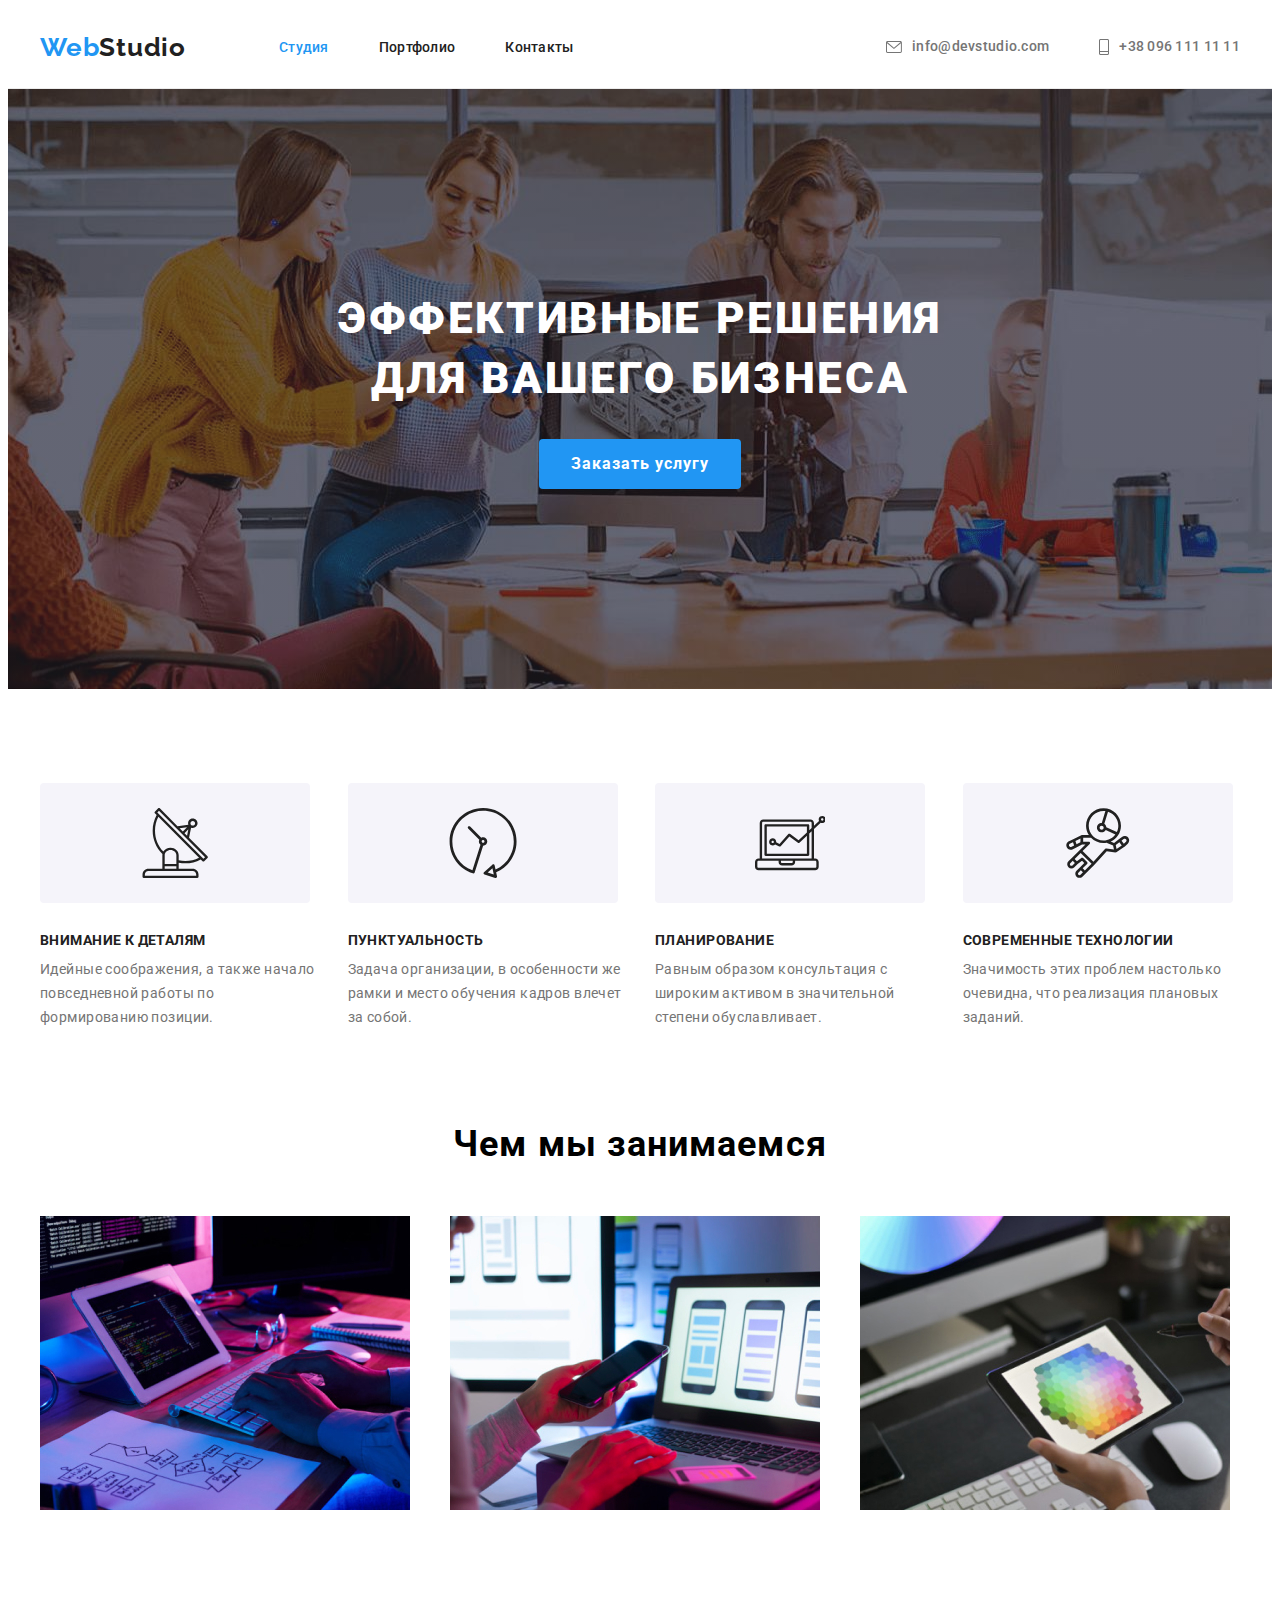
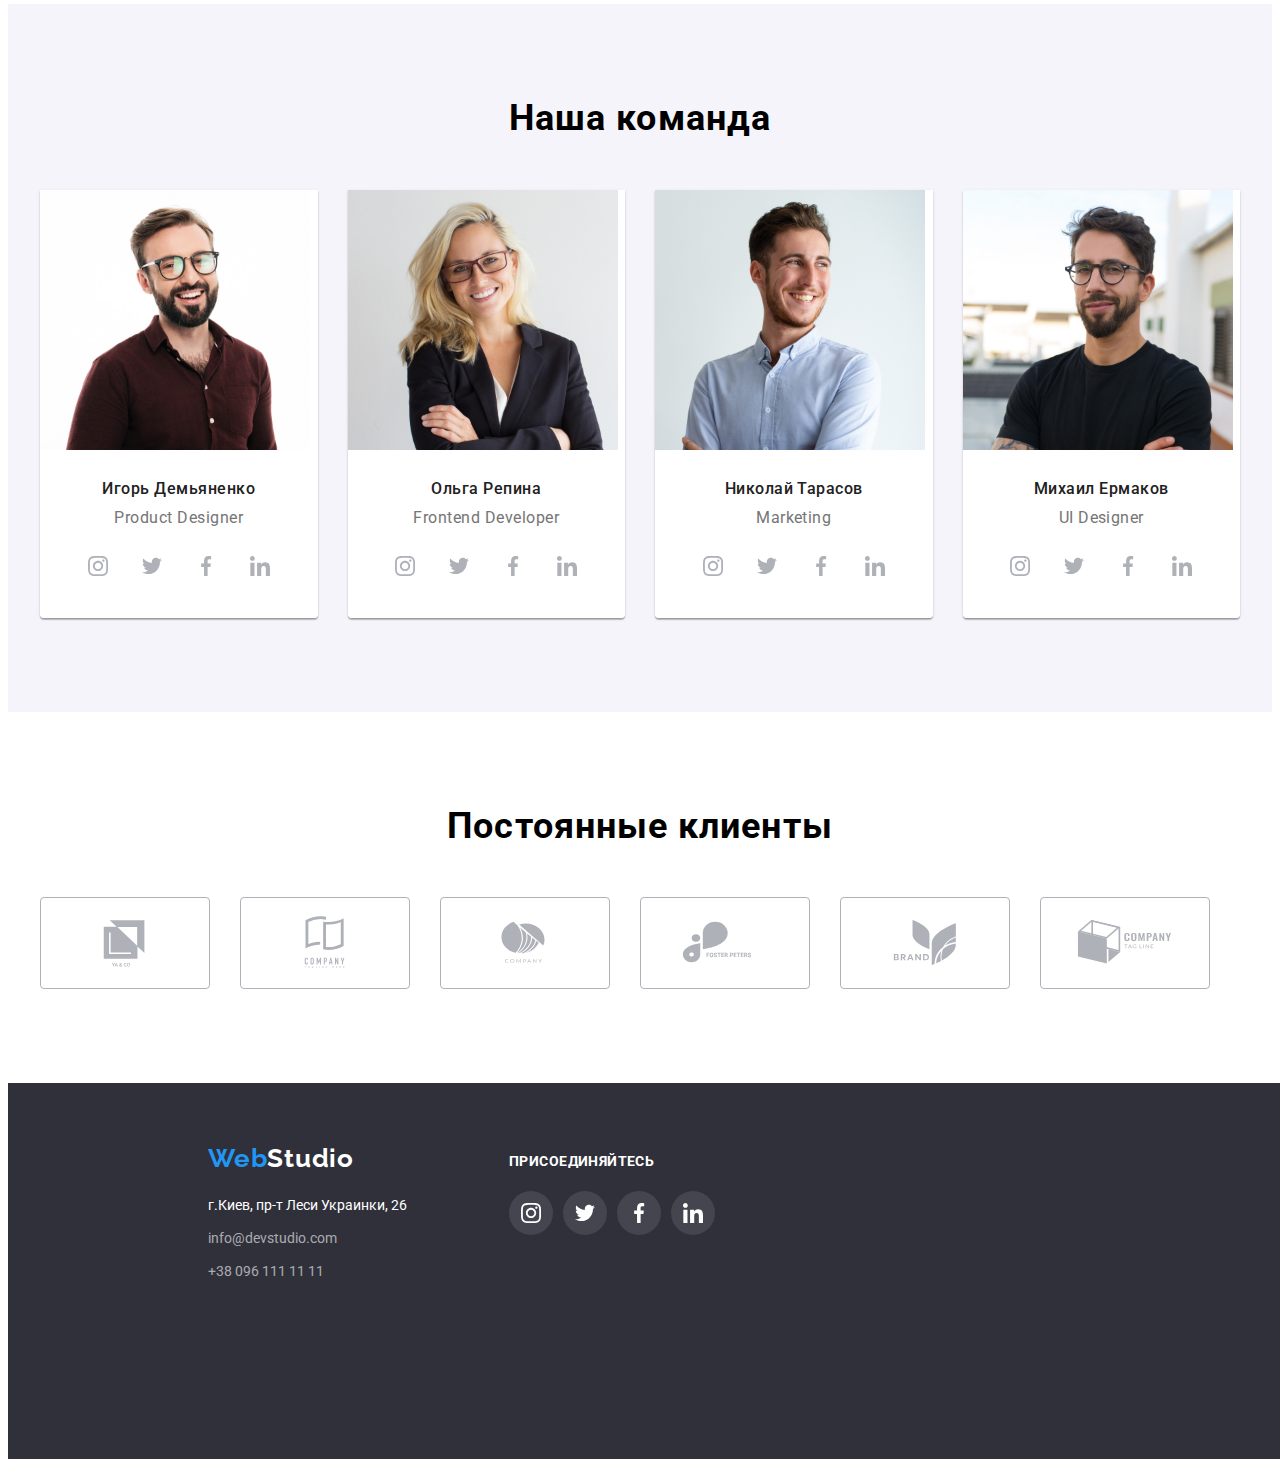
<file: index.html>
<!DOCTYPE html>
<html lang="ru">
<head>
    <meta charset="UTF-8" />
    <meta http-equiv="X-UA-Compatible" content="IE=edge" />
    <meta name="viewport" content="width=device-width, initial-scale=1.0" />
    <title>WebStudio</title>
    <link rel="stylesheet" href="https://cdnjs.cloudflare.com/ajax/libs/modern-normalize/1.1.0/modern-normalize.min.css"
        integrity="sha512-wpPYUAdjBVSE4KJnH1VR1HeZfpl1ub8YT/NKx4PuQ5NmX2tKuGu6U/JRp5y+Y8XG2tV+wKQpNHVUX03MfMFn9Q=="
        crossorigin="anonymous" referrerpolicy="no-referrer" />
    <link rel="preconnect" href="https://fonts.googleapis.com" />
    <link rel="preconnect" href="https://fonts.gstatic.com" crossorigin />
    <link
        href="https://fonts.googleapis.com/css2?family=Raleway:wght@700&family=Roboto:wght@400;500;700;900&display=swap"
        rel="stylesheet" />
    <link rel="stylesheet" href="./css/style.css" />



</head>

<body>
    <!--header-->
    <header class="header">
        <div class="container header-content">

            <nav class="header-nav">
                <a class="header-logo link" href="/"> <span class="header-logo-part">Web</span>Studio</a>
                <ul class="menu-list list">
                    <li class="menu-item "><a class=" menu menu-link current link " href="./index.html">Студия</a></li>

                    <li class="menu-item"><a class=" menu menu-link link" href="./portfolio.html">Портфолио</a></li>
                    <li class="menu-item"><a class="menu menu-link link" href="#">Контакты</a></li>
                </ul>
            </nav>


            <ul class="menu-auto-list list">
                <li class="menu-auto-item "><a class=" menu header-mail link"
                        href="mailto:info@devstudio.com"><svg class="header-icon" width="16" height="12">
                            <use href="./images/sprite.svg#icon-mail-icon"></use>
                        </svg> info@devstudio.com</a></li>
                <li class="menu-auto-item "><a class=" menu header-tel link" 
                    href="tel:380961111111"><svg class="header-icon" width="10" height="16">
                        <use href="./images/sprite.svg#icon-smartphone-icon"></use>
                    </svg>+38 096 111 11 11</a></li>
            </ul>
        </div>
    </header>
    <!--our advantages-->
    <main class="main-section">
        <!-- hiro-->
        <section class="section section-hero ">

            <div class="container">
                <h1 class="main-title">
                    Эффективные решения
                    для вашего бизнеса
                </h1>
                <button class="main-btn" type="button">Заказать услугу</button>
            </div>
        </section>

        <!--benefits-->

        <section class="section benefits-section">
            
            <div class="container">

                <h2 class="section-litle visually-hidden">Наши преимущества</h2>

                <ul class="item-benefits list">

                    <li class="list-benefits list">
                        <div class="benefits-icons">
                        <svg class="benefits-icon" width="70" height="70">
                            <use href="./images/sprite.svg#icon-ant-icon"></use>
                        </svg>
                        </div>
                        <div class="benefits-notification">
                        <h3 class="list-title-benefits">Внимание к деталям</h3>
                        <p class="text-benefits">
                            Идейные соображения, а также начало повседневной работы по
                            формированию позиции.
                        </p>
                        </div>
                    </li>

                    <li class="list-benefits list ">
                        <div class="benefits-icons">
                        <svg class="benefits-icon" width="70" height="70">
                            <use href="./images/sprite.svg#icon-clock-icon"></use>
                        </svg>
                        </div>
                        <div class="benefits-notification">
                        <h3 class="list-title-benefits">Пунктуальность</h3>
                        <p class="text-benefits">
                            Задача организации, в особенности же рамки и место обучения кадров
                            влечет за собой.
                        </p>
                        </div>
                    </li>

                    <li class="list-benefits list">
                        <div class="benefits-icons">
                        <svg class="benefits-icon" width="70" height="70">
                            <use href="./images/sprite.svg#icon-comp-icon"></use>
                        </svg>
                        </div>
                        <div class="benefits-notification">
                        <h3 class="list-title-benefits">Планирование</h3>
                        <p class="text-benefits">
                            Равным образом консультация с широким активом в значительной
                            степени обуславливает.
                        </p>
                        </div>
                    </li>

                    <li class="list-benefits list">
                        <div class="benefits-icons">
                        <svg class="benefits-icon" width="70" height="70">
                            <use href="./images/sprite.svg#icon-cosmonaut-icon"></use>
                        </svg>
                        </div>
                        <div class="benefits-notification">
                        <h3 class="list-title-benefits">Современные технологии</h3>
                        <p class="text-benefits">
                            Значимость этих проблем настолько очевидна, что реализация
                            плановых заданий.
                        </p>
                        </div>
                    </li>

                </ul>
            </div>

        </section>
        <!--what are we doing-->
        <section class="section activity-section">
            <div class="container">
                <h2 class="section-title">Чем мы занимаемся</h2>

                <ul class="item-activity">
                    <li class="activity-img list">
                        <img src="./images/img1.jpg" width="370" alt="картинка-верска-сайта" />

                    </li>
                    <li class="activity-img list">
                        <img src="./images/img2.jpg" width="370" alt="картинка-разработка-мобильных-приложений" />
                    </li>
                    <li class="activity-img list">
                        <img src="./images/img3.jpg" width="370" alt="картинка-разработка-игр" />
                    </li>

                </ul>
            </div>
        </section>
        <!--team-->
        <section class="section team-seaction">
            <div class="container">
                <h2 class="section-title">Наша команда</h2>
                <ul class="item-team">

                    <li class="team-card list">
                        <img class="team-img" src="./images/img4.jpg" width="270" alt="фото-сотрудника" />
                        <div class="staff">
                            <h3 class="team-title">Игорь Демьяненко</h3>
                            <p class="team-text" lang="en">Product Designer</p>
                            <ul class="team-social list social-list">
                                <li class="social-item">
                                    <a href="" class="social-link">
                                        <svg class="social-icon" width="20" height="20">
                                            <use href="./images/sprite.svg#icon-instagram-icon"></use>
                                        </svg>
                                    </a>
                                </li>
                                <li class="social-item">
                                    <a href="" class="social-link">
                                        <svg class="social-icon" width="20" height="20">
                                            <use href="./images/sprite.svg#icon-twitter-icon"></use>
                                        </svg>
                                    </a>
                                </li>
                                <li class="social-item">
                                    <a href="" class="social-link">
                                        <svg class="social-icon" width="20" height="20">
                                            <use href="./images/sprite.svg#icon-facebook-icon"></use>
                                        </svg>
                                    </a>
                                </li><li class="social-item">
                                    <a href="" class="social-link">
                                        <svg class="social-icon" width="20" height="20">
                                            <use href="./images/sprite.svg#icon-linkedin-icon"></use>
                                        </svg>
                                    </a>
                                </li>
                            </ul>
                        </div>
                    </li>
                    <li class="team-card list">
                        <img class="team-img" src="./images/img5.jpg" width="270"
                            alt="фото-сотрудника" />
                        <div class="staff">
                            <h3 class="team-title">Ольга Репина</h3>
                            <p class="team-text" lang="en">Frontend Developer</p>
                                                        <ul class="team-social list social-list">
                                <li class="social-item">
                                    <a href="" class="social-link">
                                        <svg class="social-icon" width="20" height="20">
                                            <use href="./images/sprite.svg#icon-instagram-icon"></use>
                                        </svg>
                                    </a>
                                </li>
                                <li class="social-item">
                                    <a href="" class="social-link">
                                        <svg class="social-icon" width="20" height="20">
                                            <use href="./images/sprite.svg#icon-twitter-icon"></use>
                                        </svg>
                                    </a>
                                </li>
                                <li class="social-item">
                                    <a href="" class="social-link">
                                        <svg class="social-icon" width="20" height="20">
                                            <use href="./images/sprite.svg#icon-facebook-icon"></use>
                                        </svg>
                                    </a>
                                </li><li class="social-item">
                                    <a href="" class="social-link">
                                        <svg class="social-icon" width="20" height="20">
                                            <use href="./images/sprite.svg#icon-linkedin-icon"></use>
                                        </svg>
                                    </a>
                                </li>
                        </div>
                    </li>
                    <li class="team-card list">
                        <img class="team-img" src="./images/img6.jpg" width="270" alt="фото-сотрудника" />
                        <div class="staff">
                            <h3 class="team-title">Николай Тарасов</h3>
                            <p class="team-text" lang="en">Marketing</p>
                                                        <ul class="team-social list social-list">
                                <li class="social-item">
                                    <a href="" class="social-link">
                                        <svg class="social-icon" width="20" height="20">
                                            <use href="./images/sprite.svg#icon-instagram-icon"></use>
                                        </svg>
                                    </a>
                                </li>
                                <li class="social-item">
                                    <a href="" class="social-link">
                                        <svg class="social-icon" width="20" height="20">
                                            <use href="./images/sprite.svg#icon-twitter-icon"></use>
                                        </svg>
                                    </a>
                                </li>
                                <li class="social-item">
                                    <a href="" class="social-link">
                                        <svg class="social-icon" width="20" height="20">
                                            <use href="./images/sprite.svg#icon-facebook-icon"></use>
                                        </svg>
                                    </a>
                                </li><li class="social-item">
                                    <a href="" class="social-link">
                                        <svg class="social-icon" width="20" height="20">
                                            <use href="./images/sprite.svg#icon-linkedin-icon"></use>
                                        </svg>
                                    </a>
                                </li>
                        </div>
                    </li>
                    <li class="team-card list">
                        <img class="team-img" src="./images/img7.jpg" width="270" alt="фото-сотрудника" />
                        <div class="staff">
                            <h3 class="team-title">Михаил Ермаков</h3>
                            <p class="team-text" lang="en">UI Designer</p>
                                                        <ul class="team-social list social-list">
                                <li class="social-item">
                                    <a href="" class="social-link">
                                        <svg class="social-icon" width="20" height="20">
                                            <use href="./images/sprite.svg#icon-instagram-icon"></use>
                                        </svg>
                                    </a>
                                </li>
                                <li class="social-item">
                                    <a href="" class="social-link">
                                        <svg class="social-icon" width="20" height="20">
                                            <use href="./images/sprite.svg#icon-twitter-icon"></use>
                                        </svg>
                                    </a>
                                </li>
                                <li class="social-item">
                                    <a href="" class="social-link">
                                        <svg class="social-icon" width="20" height="20">
                                            <use href="./images/sprite.svg#icon-facebook-icon"></use>
                                        </svg>
                                    </a>
                                </li>
                                <li class="social-item">
                                    <a href="" class="social-link">
                                        <svg class="social-icon" width="20" height="20">
                                            <use href="./images/sprite.svg#icon-linkedin-icon"></use>
                                        </svg>
                                    </a>
                                </li>

                        </div>
                    </li>
             </ul>
            </div>
        </section>
        <!--Regular customers-->
        <section class="customers-section section">
            <h2 class="section-title">Постоянные клиенты</h2>
            <ul class="customers-items container">
                <li class="customers-item list">
                    <a href="" class="customers-interactive">
                        <svg class="customers-icon" width="106" height="60">
                        <use href="./images/sprite.svg#icon-logo-1"></use>
                    </svg>
                    </a>
                </li> 
                
                <li class="customers-item list">
                    <a href="" class="customers-interactive">
                        <svg class="customers-icon icon" width="106" height="60">
                            <use href="./images/sprite.svg#icon-logo-2"></use>
                        </svg>
                    </a>
                </li>

                <li class="customers-item list">
                    <a href="" class="customers-interactive">
                        <svg class="customers-icon icon" width="106" height="60">
                            <use href="./images/sprite.svg#icon-logo-3"></use>
                        </svg>
                    </a>
                </li>

                <li class="customers-item list">
                    <a href="" class="customers-interactive">
                        <svg class="customers-icon icon" width="106" height="60">
                            <use href="./images/sprite.svg#icon-logo-4"></use>
                        </svg>
                    </a>
                </li>

                <li class="customers-item list">
                    <a href="" class="customers-interactive">
                        <svg class="customers-icon icon" width="106" height="60">
                            <use href="./images/sprite.svg#icon-logo-5"></use>
                        </svg>
                    </a>
                </li>

                <li class="customers-item list">
                    <a href="" class="customers-interactive">
                        <svg class="customers-icon icon" width="106" height="60">
                            <use href="./images/sprite.svg#icon-logo-6"></use>
                        </svg>
                    </a>
                </li>
            </ul>
        </section>
    </main>
    <!--footer-->
    <footer class="footer">

    <div class="container footer-container">
        <div class="footer-left">
                        <a class="footer-logo link" 
                        href="/"><span class="header-logo-part">Web</span>Studio</a>

            <address class="address">
                <ul class="adress-item">
                        <li class="adress-list list"><a class="adress-area link" 
                        href="">г.Киев, пр-т Леси Украинки, 26</a>
                        </li>

                        <li class="adress-list list"><a class="adress-mail link"
                            href="mailto:info@devstudio.com">info@devstudio.com</a>
                        </li>

                        <li class="adress-list list"><a class="adress-tel link" 
                            href="tel:380961111111">+38 096 111 11 11</a>
                        </li>
                </ul>
            </address>
        </div>
        <div class="footer-rihgt">       
                <h3 class="join">присоединяйтесь</h3>

                <ul class="footer-social list footer-social-list">

                    <li class="footer-social-item">
                        <a href="" class="footer-social-link">
                            <svg class="footer-social-icon" width="20" height="20">
                                <use href="./images/sprite.svg#icon-instagram-icon"></use>
                            </svg>
                        </a>
                    </li>

                    <li class="footer-social-item">
                        <a href="" class="footer-social-link">
                            <svg class="footer-social-icon" width="20" height="20">
                                <use href="./images/sprite.svg#icon-twitter-icon"></use>
                            </svg>
                        </a>
                    </li>

                    <li class="footer-social-item">
                        <a href="" class="footer-social-link">
                            <svg class="footer-social-icon" width="20" height="20">
                                <use href="./images/sprite.svg#icon-facebook-icon"></use>
                            </svg>
                        </a>
                    </li>

                    <li class="footer-social-item">
                        <a href="" class="footer-social-link">
                            <svg class="footer-social-icon" width="20" height="20">
                                <use href="./images/sprite.svg#icon-linkedin-icon"></use>
                            </svg>
                        </a>
                    </li>

                </ul>
        </div>
    </div>
    </footer>
</body>

</html>
</file>
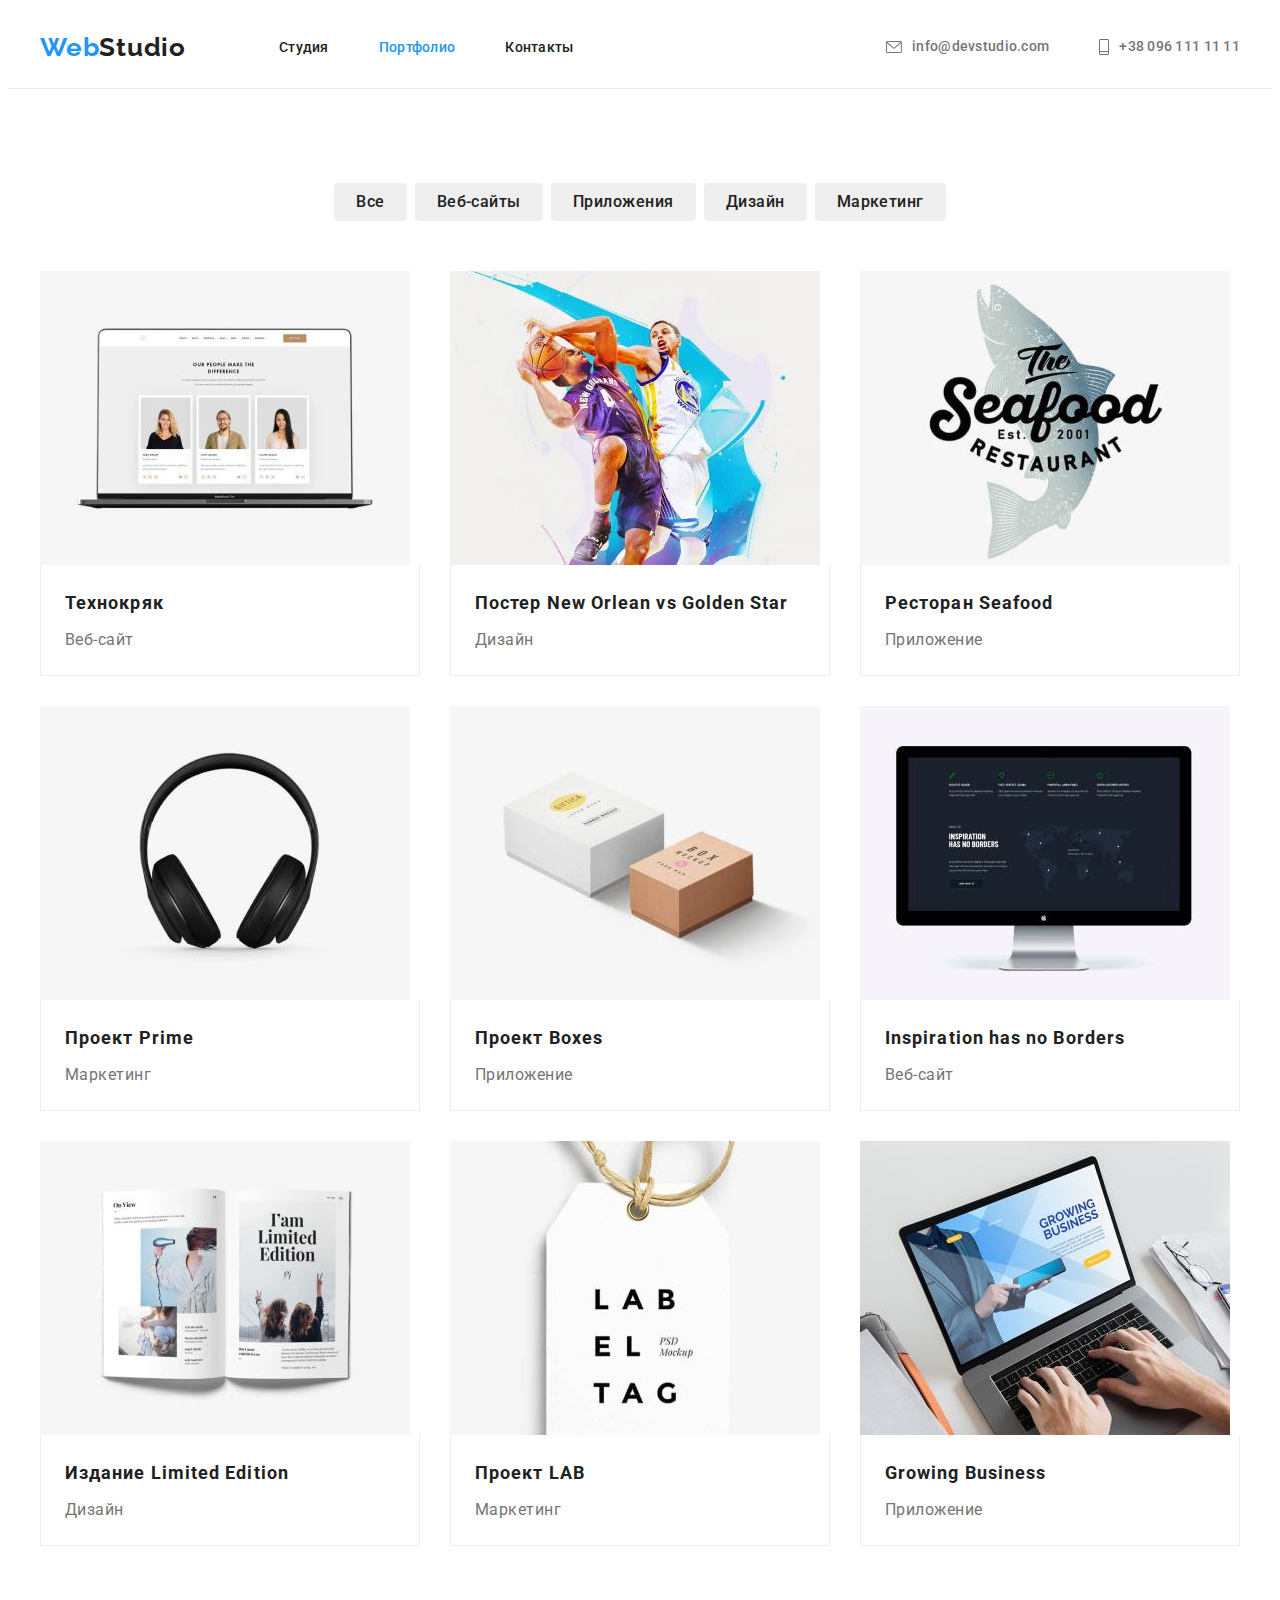
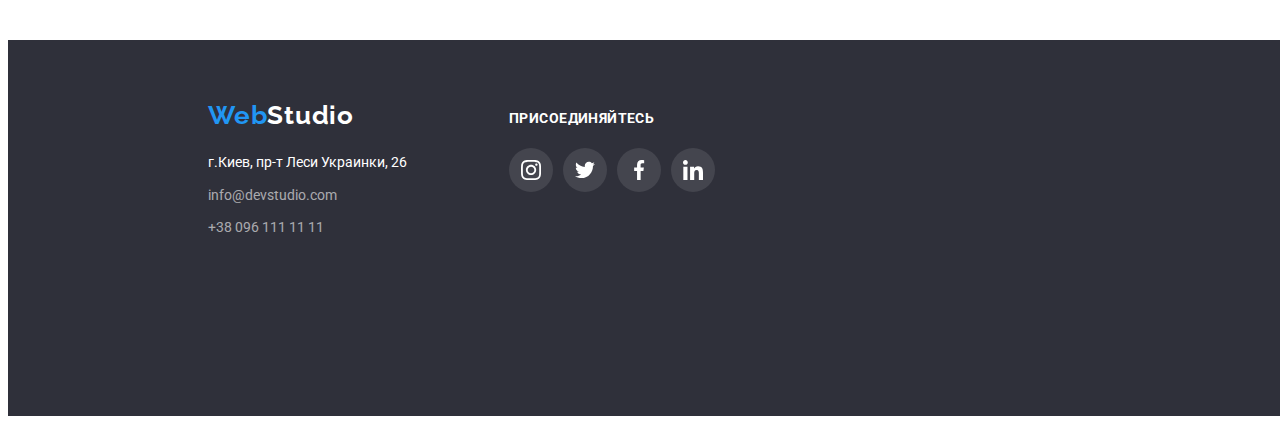
<file: portfolio.html>
<!DOCTYPE html>
<html lang="ru">
<head>
    <meta charset="UTF-8" />
    <meta http-equiv="X-UA-Compatible" content="IE=edge" />
    <meta name="viewport" content="width=device-width, initial-scale=1.0" />
    <title>WebStudio</title>
    <link rel="stylesheet" href="https://cdnjs.cloudflare.com/ajax/libs/modern-normalize/1.1.0/modern-normalize.min.css"
        integrity="sha512-wpPYUAdjBVSE4KJnH1VR1HeZfpl1ub8YT/NKx4PuQ5NmX2tKuGu6U/JRp5y+Y8XG2tV+wKQpNHVUX03MfMFn9Q=="
        crossorigin="anonymous" referrerpolicy="no-referrer" />
    <link rel="preconnect" href="https://fonts.googleapis.com" />
    <link rel="preconnect" href="https://fonts.gstatic.com" crossorigin>
    <link
        href="https://fonts.googleapis.com/css2?family=Raleway:wght@700&family=Roboto:wght@400;500;700;900&display=swap"
        rel="stylesheet" />
    <link rel="stylesheet" href="./css/style.css" />
</head>
<body>
    <!--header-->
    <header class="header">
        <div class="container header-content">
    
            <nav class="header-nav">
                <a class="header-logo link" href="/"> <span class="header-logo-part">Web</span>Studio</a>
                <ul class="menu-list list">
                    <li class="menu-item "><a class=" menu menu-link link " href="./index.html">Студия</a></li>
    
                    <li class="menu-item"><a class=" menu menu-link current link" href="./portfolio.html">Портфолио</a></li>
                    <li class="menu-item"><a class="menu menu-link link" href="#">Контакты</a></li>
                </ul>
            </nav>
    
    
            <ul class="menu-auto-list list">
                <li class="menu-auto-item "><a class=" menu header-mail link" href="mailto:info@devstudio.com"><svg
                            class="header-icon" width="16" height="12">
                            <use href="./images/sprite.svg#icon-mail-icon"></use>
                        </svg> info@devstudio.com</a></li>
                <li class="menu-auto-item "><a class=" menu header-tel link" href="tel:380961111111"><svg
                            class="header-icon" width="10" height="16">
                            <use href="./images/sprite.svg#icon-smartphone-icon"></use>
                        </svg>+38 096 111 11 11</a></li>
            </ul>
        </div>
    </header>
    <!--main section-->
    <main>
        <section class=" section section-portfolio ">
            <div class="container">
                <h1 class="main-title-portfolio visually-hidden">Портфолио</h1>
                <h2 class="title-filters visually-hidden">Фильтры</h2>
                <ul class="item-menu-filters">
                    <li class="menu-list-filters list"><button class="btn-filters" type="button">Все</button></li>
                    <li class="menu-list-filters list"><button class="btn-filters" type="button">Веб-сайты</button></li>
                    <li class="menu-list-filters list"><button class="btn-filters" type="button">Приложения</button></li>
                    <li class="menu-list-filters list"><button class="btn-filters" type="button">Дизайн</button></li>
                    <li class="menu-list-filters list"><button class="btn-filters" type="button">Маркетинг</button></li>
                </ul>

                <h2 class="title-projects visually-hidden">Проекты</h2>
                <ul class="item-projects ">
                    <li class="list-projects list link ">
                        <a href="" class="link projects-interactive">
                            <img class="link-projects link" src="./images/img8.jpg" alt="страница веб-сайта" width="370" />
                            <div class="project-description">
                                <h3 class="title-img">Технокряк</h3>
                                <p class="text-projects">Веб-сайт</p>
                            </div>
                        </a>
                    </li>
                    <li class="list-projects list ">
                        <a href="" class="link projects-interactive">
                            <img class="link-projects link" src="./images/img9.jpg" alt="постер игры в баскетбол" width="370" />
                            <div class="project-description">
                                <h3 class="title-img">Постер <span lang="en">New Orlean vs Golden Star</span></h3>
                                <p class="text-projects">Дизайн</p>
                            </div>
                        </a>
                    </li>
                    <li class="list-projects list ">
                        <a href="" class="link projects-interactive">
                            <img class="link-projects link" src="./images/img10.jpg" alt="лого ресторана" width="370" />
                        <div class="project-description">
                            <h3 class="title-img">Ресторан <span lang="en">Seafood</span></h3>
                            <p class="text-projects">Приложение</p>
                        </div>
                    </a>
                    </li>
                    <li class="list-projects list ">
                        <a href="" class="link projects-interactive">
                            <img class="link-projects link" src="./images/img11.jpg" alt="наушники" width="370" />
                            <div class="project-description">
                                <h3 class="title-img">Проект <span lang="en">Prime</span></h3>
                                <p class="text-projects">Маркетинг</p>
                            </div>
                        </a>
                    </li>
                    <li class="list-projects list ">
                        <a href="" class="link projects-interactive">
                            <img class="link-projects link " src="./images/img12.jpg" alt="коробки" width="370" />
                            <div class="project-description">
                                <h3 class="title-img">Проект <span lang="en">Boxes</span></h3>
                                <p class="text-projects">Приложение</p>
                            </div>
                        </a>
                    </li>
                    <li class="list-projects list ">
                        <a href="" class="link projects-interactive">
                            <img class="link-projects link" src="./images/img13.jpg" alt="компьютер" width="370" />
                            <div class="project-description">
                                <h3 class="title-img" lang="en">Inspiration has no Borders</h3>
                                <p class="text-projects">Веб-сайт</p>
                            </div>
                        </a>
                    </li>
                    <li class="list-projects list">
                        <a href="" class="link projects-interactive">
                            <img class="link-projects link" src="./images/img14.jpg" alt="книга" width="370" />
                            <div class="project-description">
                                <h3 class="title-img">Издание <span lang="en">Limited Edition</span></h3>
                                <p class="text-projects">Дизайн</p>
                            </div>
                        </a>
                    </li>
                    <li class="list-projects list">
                        <a href="" class="link projects-interactive">
                            <img class="link-projects link" src="./images/img15.jpg" alt="бирка" width="370" />
                            <div class="project-description">
                                <h3 class="title-img">Проект <span lang="en"> LAB</span></h3>
                                <p class="text-projects">Маркетинг</p>
                            </div>
                        </a>
                    </li>
                    <li class="list-projects list">
                        <a href="" class="link projects-interactive">
                            <img class="" src="./images/img16.jpg" alt="ноутбук" width="370" />
                            <div class="project-description">
                                <h3 class="title-img" lang="en">Growing Business</h3>
                                <p class="text-projects">Приложение</p>
                            </div>
                        </a>
                    </li>
                </ul>
            </div>
        </section>
    </main>
    <!--footer-->
    <footer class="footer">
    
        <div class="container footer-container">
            <div class="footer-left">
                <a class="footer-logo link" href="/"><span class="header-logo-part">Web</span>Studio</a>
    
                <address class="address">
                    <ul class="adress-item">
                        <li class="adress-list list"><a class="adress-area link" href="">г.Киев, пр-т Леси Украинки, 26</a>
                        </li>
    
                        <li class="adress-list list"><a class="adress-mail link"
                                href="mailto:info@devstudio.com">info@devstudio.com</a>
                        </li>
    
                        <li class="adress-list list"><a class="adress-tel link" href="tel:380961111111">+38 096 111 11
                                11</a>
                        </li>
                    </ul>
                </address>
            </div>
            <div class="footer-rihgt">
                <h3 class="join">присоединяйтесь</h3>
    
                <ul class="footer-social list footer-social-list">
    
                    <li class="footer-social-item">
                        <a href="" class="footer-social-link">
                            <svg class="footer-social-icon" width="20" height="20">
                                <use href="./images/sprite.svg#icon-instagram-icon"></use>
                            </svg>
                        </a>
                    </li>
    
                    <li class="footer-social-item">
                        <a href="" class="footer-social-link">
                            <svg class="footer-social-icon" width="20" height="20">
                                <use href="./images/sprite.svg#icon-twitter-icon"></use>
                            </svg>
                        </a>
                    </li>
    
                    <li class="footer-social-item">
                        <a href="" class="footer-social-link">
                            <svg class="footer-social-icon" width="20" height="20">
                                <use href="./images/sprite.svg#icon-facebook-icon"></use>
                            </svg>
                        </a>
                    </li>
    
                    <li class="footer-social-item">
                        <a href="" class="footer-social-link">
                            <svg class="footer-social-icon" width="20" height="20">
                                <use href="./images/sprite.svg#icon-linkedin-icon"></use>
                            </svg>
                        </a>
                    </li>
    
                </ul>
            </div>
        </div>
    </footer>
</body>

</html>
</file>
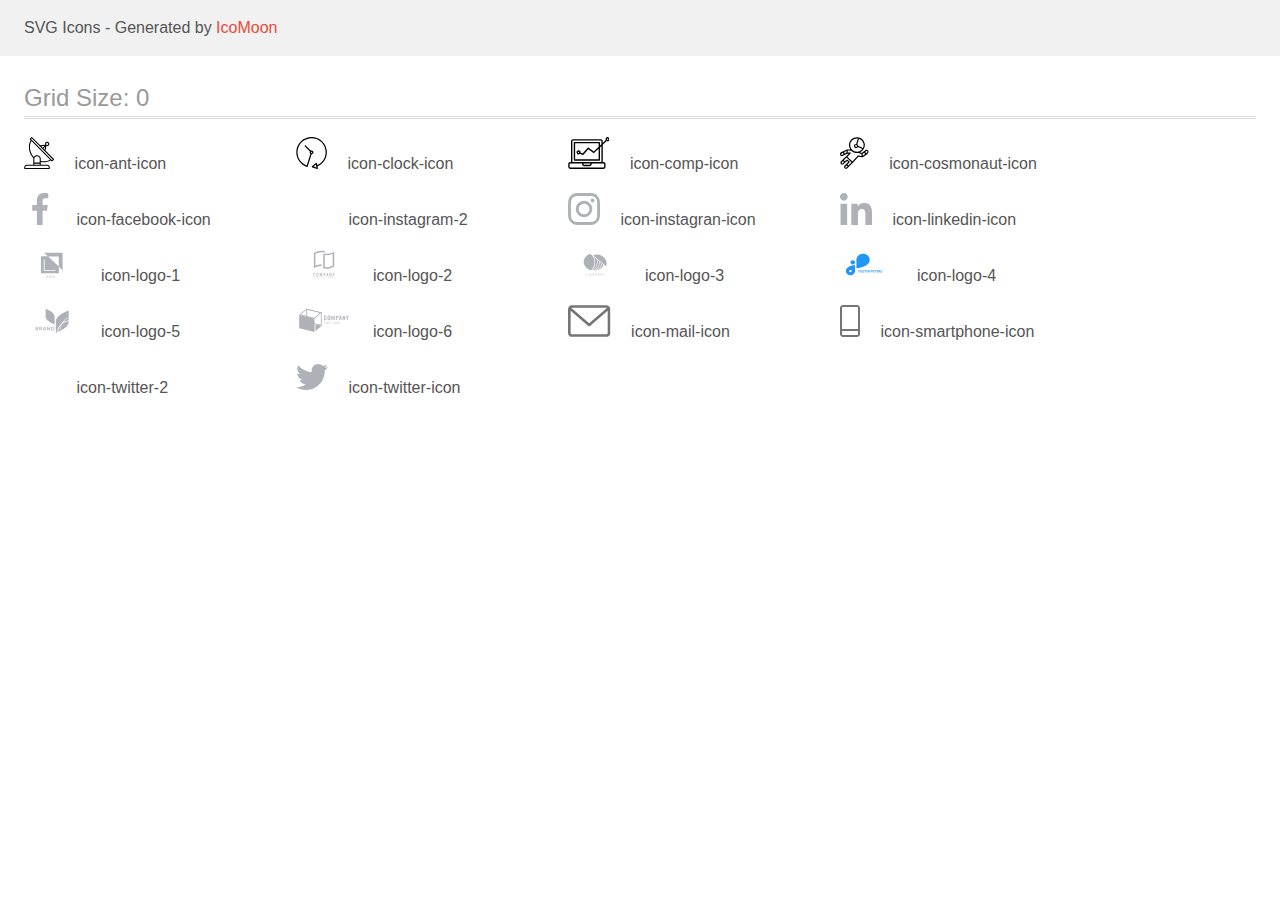
<file: images/icomoon/demo(1).html>
<!doctype html>
<html>
<head>
    <title>IcoMoon - SVG Icons</title>
    <meta charset="utf-8">
    <meta name="viewport" content="width=device-width, initial-scale=1">
    <link rel="stylesheet" href="demo-files/demo.css">
    <link rel="stylesheet" href="style.css">
</head>
<body>
<svg aria-hidden="true" style="position: absolute; width: 0; height: 0; overflow: hidden;" version="1.1" xmlns="http://www.w3.org/2000/svg" xmlns:xlink="http://www.w3.org/1999/xlink">
<defs>
<symbol id="icon-ant-icon" viewBox="0 0 30 32">
<path d="M29.859 22.098l-8.443-8.505 0.937-4.615c0.242 0.094 0.499 0.144 0.758 0.146h0.006c1.192 0.014 2.17-0.941 2.184-2.133s-0.941-2.17-2.133-2.184c-1.192-0.014-2.17 0.941-2.184 2.133-0.003 0.255 0.039 0.509 0.125 0.749l-4.96 0.605-8.091-8.133c-0.099-0.101-0.235-0.159-0.377-0.16-0.14 0.001-0.274 0.056-0.373 0.155l-1.513 1.504c-0.208 0.208-0.208 0.546 0 0.754l0.814 0.826c-3.153 5.798-2.129 12.978 2.519 17.663 0.043 0.041 0.092 0.074 0.146 0.098-0.034 0.18-0.051 0.364-0.052 0.547v6.187h-6.4c-1.472 0.002-2.665 1.195-2.667 2.667v1.067c0 0.295 0.239 0.533 0.533 0.533h24.533c0.295 0 0.533-0.239 0.533-0.533v-1.067c-0.002-1.472-1.195-2.665-2.667-2.667h-6.4v-2.742c1.003 0.21 2.024 0.317 3.049 0.32 2.458-0.003 4.877-0.615 7.040-1.783l0.818 0.823c0.099 0.101 0.235 0.159 0.377 0.16 0.14-0.001 0.274-0.056 0.373-0.155l1.513-1.504c0.208-0.208 0.208-0.546 0-0.754zM22.366 6.233c0.418-0.415 1.093-0.414 1.508 0.004s0.414 1.093-0.004 1.508c-0.2 0.199-0.47 0.31-0.752 0.31h-0.003c-0.589-0.003-1.064-0.483-1.061-1.072 0.002-0.282 0.115-0.552 0.314-0.751h-0.002zM21.11 9.738l-0.598 2.946-1.175-1.182 1.774-1.763zM20.504 8.836l-1.92 1.909-1.485-1.493 3.405-0.415zM23.090 28.8c0.884 0 1.6 0.716 1.6 1.6v0.533h-23.467v-0.533c0-0.884 0.716-1.6 1.6-1.6h20.267zM15.623 26.667v1.067h-5.333v-1.067h5.333zM10.29 25.6v-4.053c0-1.294 1.196-2.347 2.667-2.347s2.667 1.053 2.667 2.347v4.053h-5.333zM16.69 23.904v-2.357c0-1.882-1.675-3.413-3.733-3.413-1.331-0.020-2.576 0.657-3.281 1.786-4.058-4.274-4.971-10.645-2.279-15.887l18.602 18.708c-2.872 1.461-6.165 1.873-9.309 1.163zM27.979 23.22l-21.057-21.181 0.755-0.752 7.935 7.98c0.004 0 0.006 0.007 0.010 0.010l13.115 13.191-0.757 0.752z"></path>
</symbol>
<symbol id="icon-clock-icon" viewBox="0 0 31 32">
<path d="M30.84 15.301c-0.002-8.452-6.855-15.303-15.308-15.301s-15.303 6.855-15.301 15.308c0.001 6.658 4.307 12.551 10.649 14.576 0.061 0.019 0.124 0.029 0.187 0.029 0.121-0 0.239-0.032 0.342-0.094 0.135-0.080 0.236-0.207 0.283-0.356l3.865-12.25c1.057-0.005 1.909-0.866 1.903-1.923s-0.866-1.909-1.923-1.903c-0.284 0.001-0.565 0.067-0.82 0.191l-5.106-5.107c-0.253-0.245-0.657-0.238-0.902 0.016-0.239 0.247-0.239 0.639 0 0.886l5.103 5.109c-0.392 0.799-0.168 1.764 0.536 2.309l-3.683 11.673c-7.278-2.681-11.004-10.754-8.323-18.032s10.754-11.004 18.032-8.323 11.004 10.754 8.323 18.032c-1.31 3.556-4.001 6.431-7.462 7.973l-0.398-1.874c-0.073-0.344-0.411-0.565-0.756-0.492-0.109 0.023-0.209 0.074-0.292 0.148l-3.837 3.426c-0.263 0.234-0.287 0.637-0.052 0.9 0.076 0.085 0.174 0.149 0.283 0.184l4.899 1.563c0.335 0.108 0.694-0.077 0.802-0.412 0.034-0.106 0.040-0.219 0.017-0.328l-0.391-1.839c5.664-2.388 9.342-7.942 9.329-14.089zM15.535 14.664c0.352 0 0.638 0.286 0.638 0.638s-0.286 0.638-0.638 0.638c-0.352 0-0.638-0.285-0.638-0.638s0.285-0.638 0.638-0.638zM17.635 29.528l2.184-1.948 0.603 2.84-2.787-0.892z"></path>
</symbol>
<symbol id="icon-comp-icon" viewBox="0 0 41 32">
<path d="M2.073 31.933h33.168c1.145 0 2.073-0.928 2.073-2.073v-2.764c0-1.145-0.928-2.073-2.073-2.073h-0.691v-17.232l3.925-3.718c0.911 0.449 2.014 0.176 2.61-0.646s0.513-1.955-0.198-2.681-1.841-0.834-2.677-0.256c-0.835 0.578-1.132 1.675-0.703 2.595l-2.957 2.803v-1.594c0-1.145-0.928-2.073-2.073-2.073h-27.64c-1.145 0-2.073 0.928-2.073 2.073v20.73h-0.691c-1.145 0-2.073 0.928-2.073 2.073v2.764c0 1.145 0.928 2.073 2.073 2.073zM39.387 1.529c0.382 0 0.691 0.309 0.691 0.691s-0.309 0.691-0.691 0.691c-0.382 0-0.691-0.309-0.691-0.691s0.309-0.691 0.691-0.691zM4.146 4.293c0-0.382 0.309-0.691 0.691-0.691h27.64c0.382 0 0.691 0.309 0.691 0.691v2.902l-1.382 1.313v-2.833c0-0.382-0.309-0.691-0.691-0.691h-24.876c-0.382 0-0.691 0.309-0.691 0.691v17.275c0 0.382 0.309 0.691 0.691 0.691h24.876c0.382 0 0.691-0.309 0.691-0.691v-12.541l1.382-1.309v15.923h-29.022v-20.73zM10.365 13.276c-0.935-0.003-1.756 0.62-2.004 1.521s0.136 1.857 0.94 2.334c0.804 0.477 1.828 0.357 2.499-0.293l2.402 1.205c0.279 0.14 0.617 0.074 0.825-0.159l5.106-5.744 5.019 3.761c0.269 0.202 0.645 0.18 0.889-0.051l4.362-4.132v10.54h-23.494v-15.893h23.494v3.449l-4.889 4.63-5.061-3.794c-0.287-0.215-0.692-0.175-0.931 0.094l-5.176 5.824-1.935-0.968c0.014-0.083 0.023-0.167 0.026-0.251 0-1.145-0.928-2.073-2.073-2.073zM11.056 15.349c0 0.382-0.309 0.691-0.691 0.691s-0.691-0.309-0.691-0.691c0-0.382 0.309-0.691 0.691-0.691s0.691 0.309 0.691 0.691zM15.202 26.405h6.91v0.691c0 0.382-0.309 0.691-0.691 0.691h-5.528c-0.382 0-0.691-0.309-0.691-0.691v-0.691zM1.382 27.096c0-0.382 0.309-0.691 0.691-0.691h11.747v0.691c0 1.145 0.928 2.073 2.073 2.073h5.528c1.145 0 2.073-0.928 2.073-2.073v-0.691h11.747c0.382 0 0.691 0.309 0.691 0.691v2.764c0 0.382-0.309 0.691-0.691 0.691h-33.168c-0.382 0-0.691-0.309-0.691-0.691v-2.764z"></path>
</symbol>
<symbol id="icon-cosmonaut-icon" viewBox="0 0 29 32">
<path d="M28.361 13.626c-0.33-0.445-0.814-0.731-1.364-0.809-0.552-0.078-1.097 0.067-1.537 0.404l-1.437 1.102-2.178 1.626-1.558-0.621c2.779-1.247 4.721-4.026 4.721-7.253 0-4.387-3.583-7.956-7.988-7.956s-7.988 3.569-7.988 7.956c0 1.59 0.476 3.069 1.285 4.313l-3.172-0.028c-0.002 0-0.004 0-0.005 0-0.010 0-0.018 0.005-0.027 0.005-0.061 0.002-0.12 0.015-0.178 0.036-0.015 0.005-0.030 0.009-0.044 0.015-0.007 0.003-0.015 0.004-0.022 0.007l-3.71 1.832c-0.001 0-0.001 0-0.001 0.001l-2.173 1.045c-0.024 0.010-0.048 0.024-0.072 0.040-0.866 0.577-1.161 1.709-0.687 2.634 0.253 0.492 0.683 0.854 1.212 1.020 0.204 0.064 0.412 0.095 0.619 0.095 0.332 0 0.662-0.081 0.963-0.242l1.593-0.847 2.598-1.342 1.557-0.009-6.245 6.215c-0.001 0.001-0.001 0.001-0.002 0.001l-1.536 1.53c-0.363 0.361-0.562 0.84-0.562 1.351s0.2 0.991 0.562 1.353c0.373 0.371 0.863 0.557 1.353 0.557s0.98-0.186 1.354-0.557l1.508-1.502 1.998-1.491 1.034 1.029-2.022 2.013c-0.001 0.001-0.001 0.001-0.002 0.001l-1.536 1.53c-0.363 0.361-0.562 0.84-0.562 1.351s0.2 0.991 0.562 1.353c0.373 0.371 0.864 0.557 1.354 0.557s0.981-0.186 1.354-0.557l3.995-3.978c0.001-0.001 0.001-0.001 0.001-0.002l1.159-1.148-0.004-0.004c0.007-0.007 0.018-0.010 0.025-0.018l5.928-6.493 3.983 0.567c0.029 0.004 0.058 0.006 0.086 0.006 0.074 0 0.146-0.018 0.215-0.044 0.020-0.007 0.038-0.017 0.057-0.027 0.022-0.011 0.045-0.017 0.066-0.031l3.687-2.448c0.013-0.009 0.021-0.024 0.034-0.034 0.015-0.012 0.033-0.016 0.046-0.029l1.459-1.367c0.759-0.711 0.864-1.877 0.243-2.71zM2.445 17.769c-0.199 0.107-0.425 0.128-0.641 0.059-0.214-0.067-0.388-0.213-0.49-0.411-0.185-0.36-0.078-0.798 0.246-1.035l1.507-0.725 0.515 1.506-1.138 0.605zM6.458 15.672l-1.777 0.918-0.504-1.473 2.326-1.148-0.045 1.703zM23.785 8.074c0 1.054-0.252 2.048-0.687 2.937l-4.798-2.179c-0.050-0.658-0.392-1.234-0.905-1.593l1.68-5.577c2.728 0.868 4.71 3.413 4.71 6.412zM10.257 8.074c0-3.712 3.034-6.732 6.764-6.732 0.29 0 0.574 0.024 0.855 0.060l-1.643 5.455c-0.022-0.001-0.043-0.007-0.066-0.007-1.185 0-2.149 0.961-2.149 2.142s0.964 2.142 2.149 2.142c0.797 0 1.485-0.44 1.857-1.084l4.432 2.014c-1.233 1.66-3.207 2.743-5.436 2.743-3.73 0-6.764-3.020-6.764-6.732zM17.092 8.992c0 0.506-0.415 0.918-0.925 0.918s-0.925-0.412-0.925-0.918c0-0.506 0.415-0.918 0.925-0.918s0.925 0.412 0.925 0.918zM2.829 26.233c-0.271 0.269-0.71 0.268-0.98 0.001-0.13-0.13-0.202-0.302-0.202-0.485s0.072-0.354 0.202-0.483l1.104-1.1 0.977 0.973-1.1 1.096zM6.517 30.518c-0.271 0.269-0.711 0.269-0.981 0.001-0.13-0.13-0.202-0.302-0.202-0.485s0.072-0.354 0.202-0.483l1.105-1.1 0.977 0.973-1.101 1.096zM10.512 26.537c-0.001 0.001-0.001 0.001-0.002 0.001l-2.025 2.020-0.977-0.973 2.023-2.014c0 0 0 0 0-0.001s0.001-0.001 0.002-0.001c0.046-0.046 0.075-0.101 0.103-0.155 0.008-0.016 0.023-0.029 0.030-0.046 0.019-0.047 0.022-0.098 0.029-0.148 0.004-0.028 0.016-0.054 0.016-0.083 0-0.041-0.015-0.081-0.023-0.121-0.007-0.037-0.007-0.074-0.021-0.11-0.023-0.058-0.063-0.108-0.105-0.158-0.012-0.013-0.016-0.031-0.029-0.043 0 0 0 0-0.001 0s-0.001-0.002-0.001-0.002l-1.844-1.836c-0.020-0.020-0.045-0.028-0.067-0.044-0.032-0.025-0.064-0.048-0.1-0.066-0.035-0.017-0.070-0.028-0.107-0.037-0.039-0.011-0.077-0.020-0.118-0.023-0.037-0.002-0.072 0.001-0.11 0.006-0.041 0.005-0.080 0.010-0.119 0.023-0.039 0.012-0.073 0.031-0.108 0.051-0.023 0.013-0.048 0.017-0.070 0.033l-2.035 1.519-1.034-1.029 2.753-2.738 5.004 4.921-1.064 1.055zM18.337 18.485c-0.018-0.002-0.034 0.004-0.052 0.003-0.045-0.002-0.087 0.001-0.132 0.008-0.035 0.006-0.068 0.013-0.101 0.024-0.039 0.013-0.075 0.032-0.111 0.054-0.034 0.021-0.065 0.043-0.095 0.070-0.015 0.013-0.032 0.019-0.046 0.034l-5.391 5.905-4.967-4.885 3.251-3.234c0.239-0.239 0.241-0.626 0.002-0.866-0.121-0.121-0.279-0.18-0.438-0.179v-0.001l-2.546 0.015 0.032-1.845 3.562 0.031c1.452 1.485 3.476 2.411 5.716 2.411 0.502 0 0.991-0.052 1.468-0.141 0.046 0.037 0.091 0.074 0.149 0.097l2.765 1.102 0.379 1.886-3.446-0.49zM22.974 18.69l-0.359-1.788 1.66-1.239 1.086 1.442-2.387 1.585zM27.282 15.441l-0.962 0.901-1.069-1.419 0.954-0.731c0.178-0.137 0.403-0.193 0.623-0.164 0.222 0.031 0.417 0.147 0.551 0.326 0.249 0.335 0.206 0.802-0.098 1.087z"></path>
</symbol>
<symbol id="icon-facebook-icon" viewBox="0 0 32 32">
<path fill="#afb1b8" style="fill: var(--color1, #afb1b8)" d="M21.328 5.312h2.923v-5.088c-1.232-0.143-2.66-0.224-4.108-0.224-0.052 0-0.104 0-0.156 0l0.008-0c-4.213 0-7.099 2.65-7.099 7.52v4.48h-4.646v5.688h4.646v14.312h5.699v-14.31h4.459l0.707-5.688h-5.168v-3.922c0-1.643 0.443-2.768 2.734-2.768z"></path>
</symbol>
<symbol id="icon-instagram-2" viewBox="0 0 32 32">
<path fill="#fff" style="fill: var(--color2, #fff)" d="M31.969 9.408c-0.075-1.7-0.35-2.869-0.744-3.882-0.406-1.075-1.032-2.038-1.851-2.838-0.8-0.813-1.769-1.444-2.832-1.844-1.019-0.394-2.182-0.669-3.882-0.744-1.713-0.081-2.257-0.1-6.601-0.1s-4.888 0.019-6.595 0.094c-1.7 0.075-2.869 0.35-3.882 0.744-1.075 0.406-2.038 1.031-2.838 1.85-0.813 0.8-1.444 1.769-1.844 2.832-0.394 1.019-0.669 2.182-0.744 3.882-0.081 1.713-0.1 2.257-0.1 6.601s0.019 4.888 0.094 6.595c0.075 1.7 0.35 2.869 0.744 3.882 0.406 1.075 1.038 2.038 1.85 2.838 0.8 0.813 1.769 1.444 2.832 1.844 1.019 0.394 2.182 0.669 3.882 0.744 1.706 0.075 2.25 0.094 6.595 0.094s4.888-0.019 6.595-0.094c1.7-0.075 2.869-0.35 3.882-0.744 2.151-0.832 3.851-2.532 4.682-4.682 0.394-1.019 0.669-2.182 0.744-3.882 0.075-1.707 0.094-2.251 0.094-6.595s-0.006-4.888-0.081-6.595zM29.087 22.473c-0.069 1.563-0.331 2.407-0.55 2.969-0.538 1.394-1.644 2.5-3.038 3.038-0.563 0.219-1.413 0.481-2.969 0.55-1.688 0.075-2.194 0.094-6.464 0.094s-4.782-0.019-6.464-0.094c-1.563-0.069-2.407-0.331-2.969-0.55-0.694-0.256-1.325-0.663-1.838-1.194-0.531-0.519-0.938-1.144-1.194-1.838-0.219-0.563-0.481-1.413-0.55-2.969-0.075-1.688-0.094-2.194-0.094-6.464s0.019-4.782 0.094-6.464c0.069-1.563 0.331-2.407 0.55-2.969 0.256-0.694 0.663-1.325 1.2-1.838 0.519-0.531 1.144-0.938 1.838-1.194 0.563-0.219 1.413-0.481 2.969-0.55 1.688-0.075 2.194-0.094 6.464-0.094 4.276 0 4.782 0.019 6.464 0.094 1.563 0.069 2.407 0.331 2.969 0.55 0.694 0.256 1.325 0.662 1.838 1.194 0.531 0.519 0.938 1.144 1.194 1.838 0.219 0.563 0.481 1.413 0.55 2.969 0.075 1.688 0.094 2.194 0.094 6.464s-0.019 4.77-0.094 6.458z"></path>
<path fill="#fff" style="fill: var(--color2, #fff)" d="M16.059 7.783c-4.538 0-8.22 3.682-8.22 8.22s3.682 8.22 8.22 8.22c4.539 0 8.22-3.682 8.22-8.22s-3.682-8.22-8.22-8.22zM16.059 21.335c-2.944 0-5.332-2.388-5.332-5.332s2.388-5.332 5.332-5.332c2.944 0 5.332 2.388 5.332 5.332s-2.388 5.332-5.332 5.332z"></path>
<path fill="#fff" style="fill: var(--color2, #fff)" d="M26.524 7.458c0 1.060-0.859 1.919-1.919 1.919s-1.919-0.859-1.919-1.919c0-1.060 0.859-1.919 1.919-1.919s1.919 0.859 1.919 1.919z"></path>
</symbol>
<symbol id="icon-instagran-icon" viewBox="0 0 32 32">
<path fill="#afb1b8" style="fill: var(--color1, #afb1b8)" d="M31.968 9.408c-0.074-1.701-0.349-2.869-0.742-3.882-0.424-1.111-1.054-2.059-1.85-2.837l-0.001-0.001c-0.78-0.792-1.724-1.419-2.778-1.827l-0.054-0.018c-1.019-0.394-2.181-0.667-3.882-0.742-1.712-0.082-2.256-0.101-6.602-0.101-4.344 0-4.888 0.019-6.595 0.094-1.699 0.074-2.869 0.349-3.88 0.742-1.112 0.424-2.060 1.054-2.839 1.85l-0.001 0.001c-0.791 0.78-1.418 1.724-1.825 2.778l-0.018 0.054c-0.395 1.019-0.669 2.181-0.744 3.882-0.082 1.712-0.101 2.256-0.101 6.602 0 4.344 0.019 4.888 0.094 6.595 0.075 1.701 0.35 2.869 0.744 3.882 0.426 1.11 1.055 2.057 1.849 2.837l0.001 0.001c0.78 0.792 1.724 1.418 2.778 1.825l0.054 0.018c1.019 0.395 2.182 0.67 3.882 0.744 1.707 0.075 2.251 0.094 6.595 0.094 4.346 0 4.89-0.019 6.595-0.094 1.701-0.074 2.869-0.349 3.882-0.742 2.157-0.85 3.833-2.526 4.664-4.628l0.019-0.055c0.394-1.019 0.669-2.182 0.744-3.882 0.075-1.707 0.093-2.251 0.093-6.595s-0.006-4.888-0.080-6.595zM29.088 22.474c-0.070 1.563-0.333 2.406-0.55 2.97-0.552 1.399-1.64 2.486-3.004 3.024l-0.036 0.012c-0.56 0.219-1.411 0.482-2.968 0.55-1.688 0.075-2.194 0.094-6.464 0.094-4.269 0-4.782-0.019-6.464-0.094-1.563-0.069-2.406-0.331-2.97-0.55-0.721-0.269-1.334-0.676-1.836-1.192l-0.001-0.001c-0.517-0.503-0.924-1.117-1.184-1.803l-0.011-0.034c-0.218-0.563-0.48-1.413-0.549-2.97-0.075-1.688-0.094-2.195-0.094-6.464 0-4.27 0.019-4.784 0.094-6.464 0.069-1.563 0.331-2.406 0.549-2.97 0.269-0.722 0.678-1.337 1.198-1.837l0.002-0.002c0.504-0.517 1.119-0.923 1.806-1.182l0.034-0.011c0.56-0.219 1.411-0.48 2.968-0.55 1.688-0.074 2.195-0.093 6.464-0.093 4.275 0 4.782 0.019 6.464 0.093 1.563 0.069 2.406 0.331 2.97 0.55 0.693 0.256 1.325 0.662 1.837 1.194 0.531 0.52 0.938 1.144 1.195 1.84 0.218 0.56 0.48 1.411 0.549 2.968 0.075 1.688 0.094 2.194 0.094 6.464 0 4.269-0.019 4.768-0.094 6.458z"></path>
<path fill="#afb1b8" style="fill: var(--color1, #afb1b8)" d="M16.059 7.782c-4.539 0.002-8.218 3.682-8.219 8.221v0c0.091 4.471 3.737 8.060 8.221 8.060s8.13-3.589 8.221-8.052l0-0.009c-0.001-4.54-3.681-8.22-8.221-8.221h-0zM16.059 21.334c-2.945-0-5.332-2.388-5.332-5.333s2.388-5.333 5.333-5.333c0 0 0.001 0 0.001 0h-0c2.946 0 5.334 2.388 5.334 5.334s-2.388 5.334-5.334 5.334v0zM26.525 7.458c0 1.060-0.86 1.92-1.92 1.92s-1.92-0.86-1.92-1.92v0c0-1.060 0.86-1.92 1.92-1.92s1.92 0.86 1.92 1.92v0z"></path>
</symbol>
<symbol id="icon-linkedin-icon" viewBox="0 0 32 32">
<path fill="#afb1b8" style="fill: var(--color1, #afb1b8)" d="M31.992 32h0.008v-11.738c0-5.741-1.237-10.163-7.947-10.163-3.227 0-5.392 1.77-6.277 3.45h-0.093v-2.914h-6.365v21.363h6.627v-10.578c0-2.786 0.528-5.48 3.978-5.48 3.398 0 3.448 3.179 3.448 5.658v10.402h6.621zM0.528 10.635h6.635v21.365h-6.635v-21.365zM3.843 0c-2.123 0-3.843 1.721-3.843 3.843v0c0 2.12 1.722 3.878 3.843 3.878 2.12 0 3.842-1.757 3.842-3.878s-1.72-3.841-3.841-3.843h-0z"></path>
</symbol>
<symbol id="icon-logo-1" viewBox="0 0 57 32">
<path fill="#afb1b8" style="fill: var(--color1, #afb1b8)" d="M20.267 3.733l3.738 3.538-6.938-0.004v17.167h18.133v-6.564l3.733 3.534v-17.671h-18.667zM35.036 17.455l-10.597-10.032h10.597v10.032zM31.746 21.923h-11.81v-11.545h0.835v10.763h10.975v0.781zM22.725 26.72l-0.436 0.899-0.436-0.899h-0.366l0.637 1.198v0.698h0.331v-0.698l0.635-1.198h-0.364zM23.274 28.616l0.154-0.442h0.734l0.155 0.442h0.344l-0.717-1.896h-0.296l-0.716 1.896h0.342zM23.794 27.123l0.275 0.786h-0.549l0.275-0.787zM25.531 27.863c-0.045 0.067-0.071 0.149-0.071 0.238 0 0.001 0 0.002 0 0.003v-0c0 0.16 0.056 0.29 0.168 0.389s0.263 0.149 0.45 0.149c0.188 0 0.349-0.051 0.485-0.153l0.107 0.126h0.367l-0.278-0.33c0.109-0.149 0.164-0.341 0.164-0.574h-0.275c0 0.128-0.027 0.244-0.079 0.348l-0.366-0.432 0.129-0.094c0.078-0.053 0.144-0.119 0.195-0.195l0.002-0.003c0.038-0.061 0.060-0.136 0.060-0.216 0-0.001 0-0.002 0-0.003v0c0-0.002 0-0.005 0-0.007 0-0.117-0.051-0.221-0.132-0.293l-0-0c-0.084-0.076-0.197-0.123-0.32-0.123-0.007 0-0.013 0-0.020 0l0.001-0c-0.153 0-0.274 0.044-0.364 0.13s-0.135 0.203-0.135 0.352c0 0.061 0.014 0.123 0.043 0.189 0.030 0.065 0.082 0.144 0.155 0.237-0.14 0.101-0.235 0.188-0.282 0.261zM26.387 28.283c-0.081 0.066-0.185 0.106-0.299 0.107h-0c-0.005 0-0.010 0-0.015 0-0.082 0-0.156-0.031-0.212-0.083l0 0c-0.052-0.052-0.085-0.123-0.085-0.203 0-0.004 0-0.007 0-0.011l-0 0.001c0-0.101 0.052-0.192 0.156-0.271l0.041-0.029 0.414 0.489zM26.047 27.443c-0.090-0.11-0.134-0.202-0.134-0.275 0-0.063 0.019-0.116 0.055-0.157 0.034-0.039 0.084-0.063 0.139-0.063 0.003 0 0.005 0 0.008 0h-0c0.002-0 0.004-0 0.007-0 0.052 0 0.1 0.020 0.135 0.054l-0-0c0.037 0.035 0.056 0.077 0.056 0.126 0 0.002 0 0.005 0 0.007 0 0.071-0.031 0.134-0.080 0.177l-0 0-0.041 0.032-0.145 0.099zM29.133 28.473c0.13-0.114 0.205-0.272 0.224-0.474h-0.328c-0.018 0.135-0.059 0.232-0.124 0.29s-0.163 0.087-0.292 0.087c-0.141 0-0.249-0.054-0.323-0.162s-0.11-0.264-0.11-0.469v-0.167c0.002-0.203 0.041-0.355 0.117-0.46 0.077-0.105 0.188-0.157 0.331-0.157 0.123 0 0.217 0.030 0.28 0.091s0.104 0.158 0.12 0.294h0.328c-0.021-0.207-0.095-0.368-0.222-0.482s-0.296-0.171-0.506-0.171c-0.155 0-0.292 0.037-0.411 0.111-0.119 0.076-0.213 0.183-0.27 0.31l-0.002 0.005c-0.060 0.133-0.096 0.288-0.096 0.451 0 0.008 0 0.016 0 0.023l-0-0.001v0.177c0.003 0.174 0.035 0.327 0.098 0.46s0.151 0.234 0.266 0.306c0.116 0.071 0.249 0.107 0.4 0.107 0.216 0 0.389-0.056 0.519-0.169zM31.069 28.207c0.064-0.141 0.097-0.304 0.097-0.49v-0.105c0-0.006 0-0.013 0-0.020 0-0.169-0.036-0.329-0.102-0.473l0.003 0.007c-0.060-0.134-0.156-0.243-0.274-0.318l-0.003-0.002c-0.119-0.075-0.256-0.112-0.411-0.112s-0.291 0.037-0.411 0.113c-0.119 0.075-0.211 0.182-0.277 0.324-0.062 0.137-0.098 0.297-0.098 0.466 0 0.008 0 0.016 0 0.025l-0-0.001v0.107c0.001 0.181 0.034 0.341 0.099 0.48 0.066 0.139 0.159 0.246 0.279 0.322 0.121 0.075 0.258 0.112 0.411 0.112 0.156 0 0.293-0.037 0.412-0.112 0.119-0.076 0.212-0.183 0.276-0.323zM30.716 27.135c0.080 0.112 0.119 0.274 0.119 0.484v0.099c0 0.213-0.039 0.376-0.118 0.487-0.078 0.111-0.19 0.167-0.336 0.167-0.004 0-0.009 0-0.014 0-0.134 0-0.253-0.067-0.324-0.17l-0.001-0.001c-0.081-0.114-0.121-0.275-0.121-0.483v-0.109c0.002-0.204 0.043-0.362 0.122-0.473 0.071-0.102 0.188-0.168 0.321-0.168 0.005 0 0.010 0 0.014 0l-0.001-0c0.146 0 0.259 0.056 0.338 0.168z"></path>
</symbol>
<symbol id="icon-logo-2" viewBox="0 0 57 32">
<path fill="#afb1b8" style="fill: var(--color1, #afb1b8)" d="M26.727 3.165h-0.073c-0.112-0.007-0.224-0.010-0.336-0.012h-0.243c-0.212 0-0.428 0.005-0.642 0.016-0.007-0.001-0.016-0.001-0.024-0.001s-0.017 0-0.025 0.001l0.001-0c-2.059 0.12-3.971 0.635-5.699 1.47l0.090-0.039-0.23 0.111v11.809l0.54-0.183c0.474-0.163 0.978-0.309 1.5-0.445 1.29-0.345 2.775-0.553 4.305-0.573l0.012-0v1.551c-0.193 0.001-0.38 0.006-0.568 0.016h-0.045c-1.212 0.068-2.348 0.25-3.442 0.537l0.12-0.027c-1.503 0.382-2.82 0.91-4.044 1.586l0.087-0.044v-15.145c1.195-0.711 2.578-1.29 4.042-1.665l0.11-0.024c1.173-0.315 2.52-0.499 3.909-0.505h0.231c0.273 0.007 0.539 0.019 0.788 0.038 0.658 0.046 1.31 0.15 1.949 0.311v1.527c-0.544-0.133-1.189-0.234-1.849-0.282l-0.039-0.002-0.039-0.003c-0.132-0.011-0.263-0.022-0.386-0.022zM29.415 4.726c0.339 0.026 0.69 0.038 1.044 0.038 1.464-0.006 2.881-0.198 4.231-0.554l-0.117 0.026c1.502-0.383 2.819-0.912 4.043-1.587l-0.087 0.044v14.875c-1.195 0.71-2.578 1.289-4.042 1.665l-0.11 0.024c-1.173 0.314-2.52 0.498-3.91 0.503h-0.004c-0.029 0-0.062 0-0.096 0-1.020 0-2.010-0.128-2.955-0.368l0.083 0.018v-14.972c0.229 0.053 0.466 0.102 0.706 0.142 0.394 0.067 0.81 0.115 1.214 0.145zM36.985 4.842l-0.54 0.181c-0.496 0.167-0.997 0.316-1.5 0.449-1.344 0.36-2.888 0.569-4.48 0.575h-0.004c-0.352 0-0.676-0.010-0.989-0.030l-0.43-0.028v12.148l0.37 0.032c0.342 0.030 0.696 0.045 1.052 0.045 1.257-0.006 2.473-0.172 3.631-0.48l-0.1 0.023c1.059-0.269 1.977-0.608 2.848-1.031l-0.088 0.039 0.23-0.111v-11.812z"></path>
<path fill="#afb1b8" style="fill: var(--color1, #afb1b8)" d="M19.060 24.113c-0.145-0.15-0.348-0.243-0.572-0.243-0.010 0-0.020 0-0.030 0.001l0.001-0c-0.004-0-0.008-0-0.012-0-0.121 0-0.236 0.024-0.34 0.067l0.006-0.002c-0.205 0.082-0.364 0.243-0.442 0.444l-0.002 0.005c-0.043 0.107-0.063 0.22-0.062 0.335v2.023c-0.005 0.142 0.022 0.284 0.079 0.415 0.048 0.104 0.117 0.196 0.203 0.271 0.081 0.068 0.175 0.117 0.277 0.144 0.099 0.027 0.201 0.042 0.302 0.042 0.113 0.001 0.224-0.023 0.326-0.070 0.304-0.135 0.512-0.434 0.512-0.781v-0.226h-0.53v0.18c0 0.004 0 0.008 0 0.012 0 0.060-0.011 0.118-0.032 0.171l0.001-0.003c-0.018 0.045-0.044 0.083-0.077 0.114l-0 0c-0.061 0.047-0.137 0.076-0.221 0.077h-0c-0.009 0.001-0.020 0.002-0.031 0.002-0.089 0-0.168-0.043-0.216-0.11l-0.001-0.001c-0.044-0.071-0.071-0.158-0.071-0.251 0-0.007 0-0.014 0-0.021l-0 0.001v-1.887c-0.003-0.105 0.019-0.208 0.065-0.302 0.049-0.075 0.132-0.124 0.227-0.124 0.011 0 0.022 0.001 0.033 0.002l-0.001-0c0.003-0 0.006-0 0.010-0 0.092 0 0.174 0.045 0.226 0.114l0.001 0.001c0.055 0.071 0.088 0.162 0.088 0.26 0 0.004-0 0.008-0 0.012v-0.001 0.175h0.524v-0.206c0-0.003 0-0.006 0-0.009 0-0.124-0.024-0.243-0.067-0.352l0.002 0.006c-0.041-0.111-0.102-0.205-0.177-0.285l0 0zM22.202 24.091c-0.161-0.137-0.371-0.221-0.601-0.223h-0c-0.108 0-0.215 0.020-0.316 0.057-0.218 0.078-0.391 0.239-0.483 0.443l-0.002 0.005c-0.053 0.123-0.080 0.257-0.077 0.392v1.94c-0.004 0.137 0.023 0.272 0.077 0.397 0.048 0.105 0.117 0.197 0.205 0.271 0.081 0.075 0.176 0.133 0.279 0.171 0.101 0.037 0.208 0.057 0.316 0.057 0.231-0.001 0.442-0.087 0.603-0.229l-0.001 0.001c0.084-0.076 0.152-0.168 0.199-0.271 0.054-0.125 0.081-0.261 0.077-0.397v-1.941c0-0.005 0-0.011 0-0.017 0-0.135-0.029-0.264-0.080-0.381l0.002 0.006c-0.049-0.111-0.117-0.205-0.199-0.283l-0-0zM21.955 26.706c0.001 0.009 0.001 0.019 0.001 0.030 0 0.099-0.041 0.188-0.106 0.251l-0 0c-0.067 0.056-0.154 0.091-0.249 0.091s-0.182-0.034-0.25-0.091l0.001 0c-0.066-0.063-0.106-0.152-0.106-0.25 0-0.011 0-0.022 0.002-0.032l-0 0.001v-1.941c-0.001-0.009-0.001-0.019-0.001-0.030 0-0.098 0.041-0.187 0.106-0.25l0-0c0.067-0.056 0.154-0.091 0.249-0.091s0.182 0.034 0.25 0.091l-0.001-0c0.066 0.063 0.106 0.152 0.106 0.25 0 0.011-0 0.021-0.001 0.032l0-0.001v1.941zM26.329 27.573v-3.675h-0.508l-0.668 1.945h-0.009l-0.674-1.945h-0.503v3.674h0.525v-2.235h0.010l0.514 1.58h0.262l0.518-1.58h0.010v2.235h0.525zM29.311 24.157c-0.081-0.091-0.183-0.16-0.297-0.201-0.108-0.036-0.232-0.057-0.361-0.057-0.007 0-0.014 0-0.021 0h-0.779v3.675h0.524v-1.435h0.269c0.164 0.007 0.326-0.027 0.473-0.1 0.12-0.068 0.217-0.163 0.286-0.278l0.002-0.003c0.060-0.098 0.101-0.206 0.12-0.32 0.018-0.116 0.028-0.249 0.028-0.385 0-0.012-0-0.023-0-0.035l0 0.002c0.005-0.176-0.012-0.353-0.051-0.525-0.037-0.132-0.104-0.246-0.193-0.338l0 0zM29.041 25.277c-0.002 0.070-0.020 0.136-0.050 0.194l0.001-0.003c-0.030 0.056-0.077 0.101-0.133 0.128l-0.002 0.001c-0.065 0.030-0.14 0.047-0.22 0.047-0.010 0-0.019-0-0.028-0.001l0.001 0h-0.239v-1.249h0.27c0.008-0 0.016-0.001 0.025-0.001 0.077 0 0.149 0.017 0.214 0.048l-0.003-0.001c0.054 0.031 0.096 0.078 0.122 0.134l0.001 0.002c0.029 0.065 0.044 0.134 0.046 0.205v0.244c0 0.085 0.005 0.174 0 0.252h-0.005zM31.791 23.899h-0.429l-0.81 3.675h0.524l0.154-0.789h0.714l0.154 0.789h0.523l-0.829-3.675zM31.308 26.283l0.258-1.332h0.010l0.256 1.332h-0.523zM35.173 26.112h-0.010l-0.79-2.213h-0.503v3.675h0.523v-2.21h0.011l0.8 2.209h0.493v-3.674h-0.523v2.213zM38.372 23.899l-0.421 1.461h-0.011l-0.421-1.461h-0.554l0.719 2.122v1.553h0.524v-1.553l0.719-2.121h-0.555zM17.6 28.611h0.252v0.708h0.171v-0.708h0.251v-0.145h-0.674v0.146zM19.721 28.465l-0.331 0.853h0.182l0.070-0.194h0.34l0.073 0.194h0.187l-0.339-0.853h-0.182zM19.694 28.981l0.116-0.316 0.116 0.316h-0.232zM21.818 29.004h0.197v0.11c-0.055 0.044-0.126 0.072-0.203 0.072h-0c-0.004 0-0.008 0-0.012 0-0.068 0-0.129-0.032-0.169-0.081l-0-0c-0.040-0.057-0.063-0.127-0.063-0.203 0-0.007 0-0.013 0.001-0.020l-0 0.001c0-0.19 0.082-0.285 0.245-0.285 0.006-0.001 0.012-0.001 0.018-0.001 0.084 0 0.155 0.058 0.174 0.136l0 0.001 0.169-0.033c-0.036-0.166-0.156-0.251-0.362-0.251-0.003-0-0.007-0-0.011-0-0.11 0-0.211 0.042-0.287 0.11l0-0c-0.076 0.075-0.124 0.18-0.124 0.296 0 0.011 0 0.022 0.001 0.033l-0-0.001c-0 0.006-0 0.013-0 0.020 0 0.115 0.041 0.22 0.11 0.301l-0.001-0.001c0.075 0.078 0.181 0.126 0.297 0.126 0.009 0 0.018-0 0.027-0.001l-0.001 0c0.004 0 0.009 0 0.014 0 0.134 0 0.257-0.052 0.348-0.137l-0 0v-0.336h-0.37v0.144zM23.959 28.465h-0.173v0.853h0.597v-0.145h-0.425v-0.708zM25.77 28.465h-0.173v0.853h0.173v-0.853zM27.539 29.035l-0.349-0.57h-0.167v0.853h0.16v-0.557l0.343 0.557h0.172v-0.853h-0.158v0.57zM29.14 28.942h0.425v-0.145h-0.425v-0.187h0.457v-0.146h-0.63v0.853h0.647v-0.145h-0.475v-0.231zM33.020 28.802h-0.336v-0.336h-0.171v0.853h0.171v-0.373h0.336v0.373h0.172v-0.853h-0.172v0.337zM34.629 28.942h0.427v-0.145h-0.427v-0.187h0.459v-0.146h-0.629v0.853h0.646v-0.145h-0.475v-0.231zM36.812 28.943c0.149-0.023 0.224-0.102 0.224-0.237 0.001-0.007 0.001-0.015 0.001-0.024 0-0.068-0.033-0.128-0.085-0.166l-0.001-0c-0.063-0.032-0.137-0.051-0.216-0.051-0.012 0-0.023 0-0.035 0.001l0.002-0h-0.362v0.853h0.172v-0.357h0.034c0.004-0 0.009-0 0.014-0 0.034 0 0.066 0.007 0.094 0.020l-0.001-0.001c0.025 0.015 0.046 0.037 0.061 0.062l0.186 0.271h0.205l-0.104-0.166c-0.047-0.083-0.111-0.152-0.187-0.203l-0.002-0.001zM36.639 28.825h-0.126v-0.214h0.135c0.011-0.001 0.023-0.001 0.036-0.001 0.049 0 0.097 0.008 0.141 0.023l-0.003-0.001c0.023 0.021 0.037 0.050 0.037 0.083 0 0.037-0.018 0.069-0.045 0.090l-0 0c-0.043 0.014-0.092 0.021-0.142 0.021-0.011 0-0.022-0-0.033-0.001l0.002 0zM38.459 28.942h0.425v-0.145h-0.425v-0.187h0.459v-0.146h-0.631v0.853h0.647v-0.145h-0.475v-0.231z"></path>
</symbol>
<symbol id="icon-logo-3" viewBox="0 0 57 32">
<path fill="#afb1b8" style="fill: var(--color1, #afb1b8)" d="M19.417 26.187c0.009 0 0.017 0.002 0.025 0.005s0.015 0.007 0.021 0.013l-0-0 0.116 0.111c-0.091 0.090-0.202 0.162-0.327 0.211-0.129 0.048-0.278 0.076-0.434 0.076-0.011 0-0.021-0-0.032-0l0.002 0c-0.149 0.003-0.298-0.021-0.436-0.071-0.128-0.046-0.237-0.114-0.33-0.2l0.001 0.001c-0.090-0.085-0.161-0.188-0.21-0.302l-0.002-0.006c-0.047-0.114-0.075-0.246-0.075-0.385 0-0.004 0-0.008 0-0.012v0.001c-0-0.006-0-0.013-0-0.020 0-0.272 0.118-0.516 0.305-0.684l0.001-0.001c0.099-0.087 0.218-0.155 0.349-0.201 0.143-0.048 0.296-0.072 0.45-0.070 0.008-0 0.018-0 0.028-0 0.139 0 0.273 0.024 0.398 0.067l-0.009-0.003c0.115 0.044 0.221 0.104 0.313 0.179l-0.098 0.118c-0.007 0.008-0.015 0.015-0.024 0.021l-0 0c-0.010 0.006-0.021 0.009-0.034 0.009-0.002 0-0.004-0-0.006-0l0 0c-0.016-0.001-0.030-0.005-0.043-0.012l0 0-0.052-0.032-0.073-0.041c-0.066-0.032-0.144-0.057-0.225-0.070l-0.005-0.001c-0.048-0.008-0.104-0.013-0.161-0.013-0.004 0-0.009 0-0.013 0h0.001c-0.003-0-0.007-0-0.011-0-0.112 0-0.219 0.020-0.319 0.055l0.007-0.002c-0.098 0.034-0.182 0.085-0.254 0.15l0.001-0.001c-0.073 0.068-0.128 0.149-0.164 0.237-0.038 0.089-0.059 0.193-0.059 0.302 0 0.004 0 0.008 0 0.011v-0.001c-0 0.004-0 0.008-0 0.013 0 0.11 0.022 0.215 0.061 0.311l-0.002-0.005c0.036 0.087 0.091 0.167 0.162 0.236 0.067 0.064 0.149 0.115 0.242 0.147 0.095 0.034 0.196 0.051 0.299 0.051 0.059 0.001 0.119-0.003 0.178-0.010 0.148-0.015 0.28-0.074 0.385-0.164l-0.001 0.001c0.015-0.012 0.034-0.020 0.055-0.020h0zM22.775 25.629c0 0.003 0 0.008 0 0.012 0 0.138-0.029 0.269-0.081 0.387l0.002-0.006c-0.052 0.12-0.126 0.222-0.218 0.304l-0.001 0.001c-0.097 0.086-0.211 0.154-0.337 0.198l-0.007 0.002c-0.132 0.045-0.284 0.071-0.442 0.071s-0.31-0.026-0.452-0.074l0.010 0.003c-0.132-0.047-0.245-0.115-0.342-0.202l0.001 0.001c-0.093-0.084-0.168-0.187-0.219-0.303l-0.002-0.006c-0.050-0.116-0.078-0.251-0.078-0.393s0.029-0.277 0.081-0.4l-0.003 0.007c0.050-0.115 0.125-0.22 0.221-0.309 0.097-0.085 0.213-0.15 0.341-0.194 0.132-0.046 0.284-0.072 0.442-0.072s0.31 0.026 0.452 0.075l-0.010-0.003c0.129 0.045 0.246 0.114 0.343 0.201 0.096 0.088 0.171 0.192 0.22 0.305 0.054 0.127 0.081 0.261 0.078 0.396zM22.47 25.629c0-0.005 0-0.011 0-0.017 0-0.108-0.020-0.211-0.058-0.305l0.002 0.006c-0.071-0.182-0.216-0.322-0.396-0.384l-0.005-0.001c-0.096-0.033-0.206-0.052-0.321-0.052s-0.225 0.019-0.329 0.054l0.007-0.002c-0.096 0.034-0.178 0.085-0.246 0.15l0-0c-0.068 0.064-0.122 0.143-0.156 0.232l-0.001 0.004c-0.035 0.094-0.055 0.202-0.055 0.316s0.020 0.222 0.058 0.322l-0.002-0.006c0.071 0.182 0.217 0.322 0.399 0.383l0.005 0.001c0.207 0.068 0.435 0.068 0.643 0 0.093-0.033 0.177-0.083 0.245-0.148 0.070-0.069 0.123-0.149 0.156-0.236 0.039-0.101 0.058-0.209 0.055-0.316zM25.067 25.96l0.031 0.070c0.011-0.025 0.021-0.048 0.033-0.070 0.013-0.027 0.026-0.050 0.039-0.072l-0.002 0.003 0.743-1.174c0.015-0.020 0.028-0.033 0.043-0.037s0.033-0.007 0.051-0.007c0.003 0 0.007 0 0.010 0l-0-0h0.22v1.909h-0.26v-1.463c-0.001-0.010-0.001-0.021-0.001-0.033s0-0.023 0.001-0.035l-0 0.002-0.748 1.19c-0.010 0.018-0.025 0.033-0.043 0.043l-0.001 0c-0.018 0.010-0.040 0.016-0.063 0.016-0 0-0.001 0-0.001 0h-0.042c-0 0-0.001 0-0.002 0-0.023 0-0.044-0.006-0.063-0.016l0.001 0c-0.018-0.010-0.033-0.025-0.043-0.043l-0-0.001-0.77-1.198v1.532h-0.251v-1.905h0.219c0.003-0 0.007-0 0.010-0 0.018 0 0.036 0.002 0.052 0.007l-0.001-0c0.018 0.008 0.032 0.021 0.041 0.037l0.759 1.175c0.014 0.020 0.026 0.042 0.037 0.066l0.001 0.003zM27.863 25.865v0.715h-0.29v-1.906h0.649c0.123-0.002 0.244 0.012 0.362 0.042 0.094 0.023 0.181 0.064 0.256 0.119 0.062 0.049 0.111 0.112 0.144 0.184l0.001 0.003c0.035 0.078 0.051 0.161 0.050 0.244 0 0.003 0 0.008 0 0.012 0 0.172-0.082 0.325-0.209 0.422l-0.001 0.001c-0.075 0.057-0.163 0.1-0.258 0.126-0.098 0.028-0.211 0.044-0.327 0.044-0.008 0-0.016-0-0.024-0l-0.351-0.005zM27.863 25.66h0.352c0.076 0.001 0.153-0.009 0.226-0.029 0.062-0.018 0.116-0.046 0.164-0.083l-0.001 0.001c0.082-0.068 0.133-0.169 0.133-0.282 0-0.002 0-0.003-0-0.005v0c0-0.006 0.001-0.013 0.001-0.021 0-0.049-0.011-0.095-0.030-0.137l0.001 0.002c-0.024-0.052-0.059-0.095-0.101-0.13l-0.001-0.001c-0.097-0.065-0.217-0.104-0.345-0.104-0.016 0-0.032 0.001-0.048 0.002l0.002-0h-0.352v0.786zM31.772 26.582h-0.229c-0.001 0-0.003 0-0.004 0-0.022 0-0.043-0.007-0.060-0.018l0 0c-0.016-0.011-0.029-0.026-0.038-0.044l-0-0.001-0.197-0.461h-0.994l-0.205 0.461c-0.018 0.037-0.055 0.062-0.099 0.062-0.001 0-0.002 0-0.003-0h-0.23l0.873-1.909h0.302l0.884 1.909zM30.332 25.874h0.82l-0.346-0.777c-0.027-0.059-0.048-0.118-0.066-0.179l-0.034 0.1c-0.010 0.030-0.021 0.059-0.032 0.081l-0.343 0.775zM33.029 24.683c0.017 0.008 0.032 0.020 0.043 0.034l1.273 1.439v-1.482h0.26v1.909h-0.145c-0.001 0-0.002 0-0.003 0-0.020 0-0.040-0.004-0.057-0.012l0.001 0c-0.018-0.009-0.034-0.021-0.047-0.035l-0-0-1.27-1.438c0.001 0.010 0.001 0.021 0.001 0.033s-0 0.023-0.001 0.034l0-0.002v1.419h-0.26v-1.909h0.154c0.018 0 0.036 0.003 0.052 0.009zM36.748 25.823v0.758h-0.291v-0.757l-0.804-1.15h0.26c0.002-0 0.004-0 0.006-0 0.021 0 0.040 0.006 0.056 0.016l-0-0c0.016 0.013 0.029 0.027 0.039 0.043l0.503 0.742c0.020 0.032 0.038 0.061 0.052 0.089s0.027 0.054 0.037 0.081l0.037-0.082c0.014-0.030 0.031-0.059 0.050-0.087l0.496-0.747c0.011-0.015 0.023-0.029 0.037-0.040l0-0c0.016-0.012 0.036-0.019 0.057-0.019 0.002 0 0.004 0 0.006 0h0.263l-0.805 1.155zM24.923 21.47c0.126 0.014 0.254 0.025 0.384 0.035 1.962-0.763 3.622-2.011 4.772-3.588s1.739-3.415 1.694-5.282l-2.162-1.878c0.439 1.988 0.234 4.043-0.594 5.935s-2.245 3.547-4.094 4.779z"></path>
<path fill="#afb1b8" style="fill: var(--color1, #afb1b8)" d="M24.151 21.382l0.058 0.011c1.975-1.228 3.481-2.942 4.323-4.922s0.981-4.133 0.4-6.181l-3.080-2.676c1.245 2.199 1.747 4.661 1.445 7.099-0.301 2.437-1.392 4.75-3.147 6.669zM34.596 14.841c-0.523 2.052-1.794 3.902-3.623 5.276-0.5 0.38-1.064 0.737-1.658 1.043l-0.065 0.030c1.49-0.38 2.859-1.053 4.003-1.966s2.030-2.042 2.592-3.3l-1.249-1.084z"></path>
<path fill="#afb1b8" style="fill: var(--color1, #afb1b8)" d="M34.106 14.539l-1.778-1.545c-0.034 1.762-0.611 3.483-1.669 4.986s-2.562 2.732-4.352 3.559h0.009c0.399 0 0.797-0.021 1.194-0.062 1.673-0.594 3.151-1.538 4.302-2.748s1.94-2.65 2.295-4.189zM24.409 6.485l-2.122-1.845c-1.897 0.637-3.527 1.756-4.68 3.212s-1.772 3.179-1.778 4.946c0.007 1.952 0.763 3.846 2.149 5.383 1.385 1.536 3.321 2.628 5.501 3.101 1.946-2.060 3.085-4.605 3.252-7.266s-0.647-5.299-2.323-7.531zM39.008 14.254c-0.007-2.316-1.070-4.535-2.955-6.173s-4.439-2.561-7.105-2.567c-0.006 0-0.014-0-0.021-0-1.281 0-2.512 0.213-3.66 0.606l0.079-0.024 12.989 11.286c0.423-0.919 0.671-1.995 0.672-3.128v-0z"></path>
</symbol>
<symbol id="icon-logo-4" viewBox="0 0 57 32">
<path fill="#2196f3" style="fill: var(--color3, #2196f3)" d="M12.878 11.255h-0.002c-1.279 0-2.316 0.921-2.316 2.058v0.002c0 1.137 1.037 2.058 2.316 2.058h0.002c1.279 0 2.316-0.922 2.316-2.058v-0.001c0-1.137-1.037-2.059-2.316-2.059zM29.971 10.597c-0.004-1.579-0.711-3.092-1.967-4.209s-2.958-1.745-4.734-1.749c-1.777 0.003-3.481 0.631-4.737 1.748s-1.964 2.63-1.968 4.209v8.706s13.405-1.327 13.406-8.704v-0.002zM5.867 22.16c0.003 1.099 0.496 2.151 1.37 2.928s2.058 1.214 3.294 1.218c1.236-0.003 2.42-0.441 3.294-1.218s1.366-1.829 1.37-2.927v-6.058s-9.327 0.924-9.327 6.057zM10.53 23.245c-0.242 0-0.477-0.063-0.678-0.183-0.195-0.115-0.35-0.281-0.447-0.48l-0.003-0.007c-0.059-0.121-0.093-0.264-0.093-0.415 0-0.075 0.009-0.148 0.025-0.219l-0.001 0.007c0.047-0.211 0.163-0.404 0.334-0.556s0.388-0.255 0.625-0.297c0.072-0.013 0.154-0.021 0.239-0.021 0.168 0 0.328 0.030 0.476 0.085l-0.009-0.003c0.223 0.082 0.414 0.221 0.548 0.4s0.206 0.388 0.206 0.603c0.001 0.143-0.030 0.285-0.092 0.417-0.066 0.139-0.155 0.256-0.263 0.352l-0.001 0.001c-0.113 0.101-0.248 0.181-0.397 0.236-0.139 0.053-0.3 0.083-0.467 0.083-0 0-0.001 0-0.001 0h0v-0.004zM19.956 22.647h-0.9v0.93h-0.469v-2.276h1.482v0.38h-1.013v0.588h0.9v0.378zM22.209 22.491c0 0.224-0.039 0.42-0.118 0.589s-0.193 0.299-0.341 0.391c-0.139 0.086-0.308 0.138-0.489 0.138-0.006 0-0.012-0-0.018-0h0.001c-0.189 0-0.357-0.045-0.505-0.136-0.149-0.094-0.267-0.226-0.341-0.382l-0.002-0.006c-0.078-0.165-0.123-0.358-0.123-0.561 0-0.007 0-0.014 0-0.021v0.001-0.112c0-0.224 0.040-0.421 0.12-0.591 0.081-0.171 0.195-0.302 0.342-0.392 0.148-0.092 0.316-0.138 0.506-0.138s0.357 0.046 0.505 0.138c0.148 0.091 0.262 0.221 0.342 0.392 0.081 0.17 0.122 0.366 0.122 0.589v0.101zM21.734 22.388c0-0.238-0.043-0.42-0.128-0.544-0.076-0.113-0.203-0.186-0.348-0.186-0.006 0-0.013 0-0.019 0l0.001-0c-0.005-0-0.012-0-0.018-0-0.144 0-0.271 0.073-0.346 0.183l-0.001 0.001c-0.085 0.122-0.129 0.301-0.13 0.538v0.111c0 0.232 0.043 0.412 0.128 0.54s0.208 0.192 0.369 0.192c0.006 0 0.012 0 0.018 0 0.143 0 0.269-0.073 0.343-0.183l0.001-0.001c0.084-0.124 0.127-0.304 0.128-0.541v-0.111zM23.729 22.98c0-0.004 0-0.009 0-0.013 0-0.077-0.037-0.145-0.093-0.189l-0.001-0c-0.062-0.048-0.175-0.098-0.338-0.15-0.15-0.047-0.278-0.1-0.399-0.163l0.014 0.006c-0.259-0.14-0.388-0.328-0.388-0.564 0-0.123 0.034-0.233 0.103-0.328 0.070-0.097 0.17-0.172 0.299-0.227 0.13-0.054 0.276-0.081 0.437-0.081 0.163 0 0.307 0.029 0.435 0.089 0.127 0.059 0.226 0.141 0.295 0.249 0.071 0.107 0.107 0.229 0.107 0.365h-0.469c0-0.104-0.032-0.185-0.098-0.242-0.066-0.059-0.158-0.087-0.276-0.087-0.115 0-0.204 0.025-0.267 0.074-0.058 0.042-0.096 0.109-0.096 0.185 0 0.002 0 0.004 0 0.006v-0c0 0.074 0.037 0.136 0.111 0.186 0.075 0.050 0.185 0.097 0.33 0.14 0.267 0.080 0.461 0.18 0.583 0.299s0.183 0.267 0.183 0.444c0 0.197-0.075 0.352-0.224 0.464s-0.349 0.167-0.601 0.167c-0.175 0-0.334-0.032-0.478-0.096-0.135-0.057-0.247-0.148-0.328-0.261l-0.002-0.002c-0.070-0.105-0.112-0.234-0.112-0.373 0-0.005 0-0.010 0-0.015v0.001h0.47c0 0.251 0.15 0.377 0.45 0.377 0.111 0 0.198-0.022 0.261-0.067 0.057-0.041 0.093-0.107 0.093-0.182 0-0.003-0-0.006-0-0.009v0zM26.231 21.682h-0.697v1.895h-0.469v-1.895h-0.686v-0.38h1.853v0.38zM27.868 22.591h-0.9v0.61h1.056v0.377h-1.525v-2.276h1.522v0.38h-1.053v0.542h0.9v0.367zM29.142 22.744h-0.373v0.833h-0.469v-2.276h0.845c0.269 0 0.476 0.060 0.622 0.18s0.219 0.289 0.219 0.508c0 0.155-0.034 0.285-0.101 0.389-0.075 0.109-0.179 0.194-0.3 0.245l-0.005 0.002 0.492 0.93v0.021h-0.503l-0.427-0.832zM28.769 22.364h0.379c0.117 0 0.208-0.029 0.273-0.089 0.060-0.059 0.097-0.141 0.097-0.231 0-0.006-0-0.012-0-0.018l0 0.001c0-0.108-0.030-0.192-0.092-0.253s-0.154-0.092-0.28-0.092h-0.377v0.683zM31.609 22.775v0.802h-0.469v-2.276h0.887c0.171 0 0.321 0.031 0.45 0.094 0.13 0.062 0.23 0.151 0.3 0.267 0.069 0.115 0.105 0.245 0.105 0.392 0 0.223-0.077 0.399-0.229 0.528-0.153 0.128-0.363 0.193-0.633 0.193h-0.411zM31.609 22.396h0.419c0.124 0 0.219-0.029 0.283-0.087 0.066-0.059 0.099-0.142 0.099-0.25 0-0.005 0-0.011 0-0.017 0-0.098-0.037-0.187-0.099-0.254l0 0c-0.066-0.068-0.156-0.104-0.272-0.106h-0.43v0.715zM34.574 22.591h-0.9v0.61h1.056v0.377h-1.525v-2.276h1.522v0.38h-1.053v0.542h0.9v0.367zM36.75 21.682h-0.697v1.895h-0.469v-1.895h-0.687v-0.38h1.853v0.38zM38.387 22.591h-0.899v0.61h1.056v0.377h-1.525v-2.276h1.522v0.38h-1.053v0.542h0.9v0.367zM39.661 22.744h-0.373v0.833h-0.469v-2.276h0.846c0.269 0 0.476 0.060 0.622 0.18s0.219 0.289 0.219 0.508c0 0.155-0.034 0.285-0.101 0.389-0.075 0.109-0.179 0.194-0.301 0.245l-0.005 0.002 0.492 0.93v0.021h-0.503l-0.427-0.832zM39.287 22.364h0.378c0.117 0 0.209-0.029 0.273-0.089 0.060-0.059 0.097-0.141 0.097-0.232 0-0.006-0-0.012-0-0.018l0 0.001c0-0.108-0.030-0.192-0.092-0.253-0.060-0.061-0.154-0.092-0.279-0.092h-0.377v0.683zM42.042 22.98c0-0.004 0-0.009 0-0.013 0-0.077-0.037-0.146-0.094-0.189l-0.001-0c-0.062-0.048-0.175-0.098-0.338-0.15-0.15-0.047-0.278-0.1-0.399-0.163l0.014 0.006c-0.259-0.14-0.388-0.328-0.388-0.564 0-0.123 0.035-0.233 0.103-0.328 0.070-0.097 0.17-0.172 0.299-0.227 0.13-0.054 0.276-0.081 0.437-0.081 0.163 0 0.307 0.029 0.435 0.089 0.127 0.059 0.226 0.141 0.295 0.249 0.071 0.107 0.107 0.229 0.107 0.365h-0.469c0-0.104-0.032-0.185-0.098-0.242-0.066-0.059-0.158-0.087-0.276-0.087-0.115 0-0.204 0.025-0.267 0.074-0.058 0.042-0.096 0.109-0.096 0.186 0 0.002 0 0.003 0 0.005v-0c0 0.074 0.037 0.136 0.111 0.186s0.185 0.097 0.33 0.14c0.267 0.080 0.461 0.18 0.583 0.299s0.183 0.267 0.183 0.444c0 0.197-0.075 0.352-0.224 0.464s-0.349 0.167-0.601 0.167c-0.175 0-0.334-0.032-0.478-0.096-0.135-0.057-0.247-0.148-0.328-0.261l-0.002-0.002c-0.070-0.105-0.112-0.234-0.112-0.373 0-0.005 0-0.010 0-0.015v0.001h0.47c0 0.251 0.15 0.377 0.45 0.377 0.111 0 0.198-0.022 0.261-0.067 0.057-0.041 0.094-0.107 0.094-0.182 0-0.003-0-0.006-0-0.009v0z"></path>
</symbol>
<symbol id="icon-logo-5" viewBox="0 0 57 32">
<path fill="#afb1b8" style="fill: var(--color1, #afb1b8)" d="M14.27 23.859c0.13 0.147 0.199 0.332 0.196 0.521 0.001 0.012 0.001 0.026 0.001 0.039 0 0.117-0.026 0.227-0.073 0.326l0.002-0.005c-0.056 0.119-0.135 0.218-0.232 0.296l-0.002 0.001c-0.221 0.152-0.494 0.243-0.789 0.243-0.032 0-0.064-0.001-0.096-0.003l0.004 0h-1.549v-3.301h1.517c0.027-0.002 0.058-0.003 0.090-0.003 0.279 0 0.539 0.083 0.756 0.225l-0.005-0.003c0.098 0.076 0.176 0.171 0.227 0.277 0.051 0.108 0.074 0.224 0.068 0.341 0.009 0.181-0.053 0.361-0.176 0.505-0.118 0.131-0.281 0.222-0.462 0.258 0.205 0.034 0.391 0.134 0.523 0.283zM12.454 23.361h0.649c0.147 0.010 0.293-0.029 0.412-0.11 0.047-0.039 0.085-0.088 0.109-0.144l0.001-0.003c0.019-0.043 0.030-0.092 0.030-0.145 0-0.011-0.001-0.022-0.001-0.033l0 0.001c0.001-0.008 0.001-0.018 0.001-0.028 0-0.053-0.011-0.104-0.031-0.15l0.001 0.002c-0.025-0.058-0.062-0.108-0.108-0.147l-0.001-0c-0.105-0.071-0.234-0.113-0.373-0.113-0.018 0-0.036 0.001-0.054 0.002l0.002-0h-0.638v0.867zM13.578 24.627c0.051-0.040 0.091-0.091 0.118-0.149l0.001-0.003c0.022-0.046 0.034-0.101 0.034-0.158 0-0.009-0-0.018-0.001-0.027l0 0.001c0-0.007 0.001-0.016 0.001-0.024 0-0.059-0.013-0.115-0.037-0.165l0.001 0.002c-0.029-0.061-0.070-0.112-0.121-0.151l-0.001-0.001c-0.112-0.076-0.249-0.121-0.397-0.121-0.015 0-0.030 0-0.045 0.001l0.002-0h-0.68v0.908h0.689c0.155 0.008 0.308-0.032 0.435-0.115zM17.371 25.278l-0.843-1.291h-0.317v1.291h-0.726v-3.302h1.374c0.029-0.002 0.064-0.003 0.098-0.003 0.323 0 0.622 0.107 0.862 0.287l-0.004-0.003c0.192 0.179 0.308 0.415 0.327 0.666 0.002 0.021 0.002 0.045 0.002 0.069 0 0.241-0.086 0.461-0.228 0.633l0.001-0.002c-0.171 0.175-0.396 0.296-0.649 0.335l-0.006 0.001 0.899 1.319h-0.789zM16.21 23.538h0.594c0.412 0 0.619-0.166 0.619-0.5 0-0.008 0.001-0.017 0.001-0.027 0-0.063-0.013-0.122-0.035-0.176l0.001 0.003c-0.028-0.067-0.068-0.124-0.118-0.171l-0-0c-0.113-0.085-0.255-0.136-0.41-0.136-0.020 0-0.040 0.001-0.060 0.003l0.003-0h-0.601l0.007 1.005zM21.339 24.613h-1.446l-0.255 0.665h-0.761l1.328-3.265h0.823l1.323 3.265h-0.761l-0.25-0.665zM21.145 24.114l-0.529-1.394-0.529 1.394h1.057zM26.305 25.278h-0.72l-1.616-2.245v2.245h-0.719v-3.302h0.719l1.616 2.259v-2.259h0.72v3.302zM30.418 24.488c-0.149 0.249-0.376 0.452-0.652 0.582-0.28 0.132-0.608 0.209-0.955 0.209-0.021 0-0.041-0-0.062-0.001l0.003 0h-1.282v-3.302h1.283c0.018-0 0.039-0.001 0.060-0.001 0.345 0 0.673 0.075 0.968 0.209l-0.015-0.006c0.276 0.128 0.503 0.329 0.652 0.576 0.148 0.269 0.226 0.565 0.226 0.867s-0.077 0.597-0.226 0.866zM29.593 24.409c0.196-0.205 0.317-0.482 0.318-0.788v-0c0-0.289-0.113-0.569-0.318-0.788-0.223-0.177-0.509-0.284-0.82-0.284-0.029 0-0.058 0.001-0.086 0.003l0.004-0h-0.5v2.138h0.5c0.025 0.002 0.054 0.003 0.083 0.003 0.311 0 0.596-0.107 0.822-0.285l-0.003 0.002zM21.79 3.609s9.3 3.215 9.103 7.867v7.869s-9.294-3.216-9.1-7.869l-0.003-7.867zM39.179 17.503c1.757-1.107 3.788-1.792 5.909-1.994v-2.464c-2.444 0.863-4.517 2.427-5.909 4.458z"></path>
<path fill="#afb1b8" style="fill: var(--color1, #afb1b8)" d="M38.124 18.245c1.437-2.651 3.93-4.696 6.964-5.716v-7.098s-13.245 4.58-12.965 11.205v11.203s0.59-0.205 1.519-0.589c0-0.358 0-0.719 0.043-1.083 0.274-3.075 1.87-5.925 4.439-7.924z"></path>
<path fill="#afb1b8" style="fill: var(--color1, #afb1b8)" d="M36.864 22.407c0.069-0.777 0.225-1.546 0.463-2.294-1.599 1.725-2.568 3.867-2.769 6.122-0.020 0.213-0.030 0.426-0.036 0.645 1.105-0.483 1.942-0.895 2.761-1.334l-0.214 0.105c-0.235-1.067-0.304-2.159-0.206-3.244zM37.391 22.447c-0.026 0.273-0.041 0.589-0.041 0.909 0 0.718 0.074 1.419 0.216 2.094l-0.012-0.066c3.619-1.983 7.685-5.046 7.528-8.748v-0.323c-2.586 0.265-5.004 1.3-6.885 2.946-0.415 0.932-0.702 2.014-0.804 3.148l-0.003 0.040z"></path>
</symbol>
<symbol id="icon-logo-6" viewBox="0 0 57 32">
<path fill="#afb1b8" style="fill: var(--color1, #afb1b8)" d="M28.493 14.618c-0.203-0.262-0.326-0.596-0.326-0.958 0-0.036 0.001-0.071 0.004-0.107l-0 0.005v-1.538c0-0.471 0.107-0.829 0.321-1.075 0.213-0.245 0.581-0.367 1.101-0.366 0.489 0 0.837 0.105 1.042 0.313 0.224 0.266 0.333 0.591 0.308 0.919v0.362h-0.875v-0.366c0.003-0.119-0.005-0.239-0.026-0.358-0.015-0.087-0.060-0.161-0.125-0.212l-0.001-0.001c-0.079-0.053-0.175-0.084-0.279-0.084-0.013 0-0.026 0.001-0.039 0.001l0.002-0c-0.011-0.001-0.025-0.001-0.038-0.001-0.11 0-0.212 0.033-0.297 0.090l0.002-0.001c-0.072 0.058-0.124 0.139-0.145 0.232l-0 0.003c-0.022 0.105-0.035 0.226-0.035 0.351 0 0.010 0 0.021 0 0.031l-0-0.002v1.866c-0.014 0.18 0.025 0.36 0.112 0.524 0.045 0.056 0.104 0.1 0.172 0.126l0.003 0.001c0.051 0.020 0.111 0.032 0.173 0.032 0.019 0 0.037-0.001 0.055-0.003l-0.002 0c0.011 0.001 0.024 0.001 0.037 0.001 0.102 0 0.197-0.032 0.274-0.087l-0.002 0.001c0.068-0.056 0.115-0.135 0.13-0.224l0-0.002c0.020-0.124 0.030-0.249 0.027-0.374v-0.379h0.875v0.346c0.002 0.027 0.003 0.059 0.003 0.091 0 0.332-0.115 0.638-0.308 0.878l0.002-0.003c-0.201 0.228-0.544 0.342-1.047 0.342s-0.884-0.122-1.1-0.375zM32.137 14.634c-0.221-0.24-0.332-0.588-0.332-1.050v-1.618c0-0.457 0.11-0.803 0.332-1.037s0.59-0.351 1.109-0.35c0.515 0 0.882 0.117 1.103 0.35 0.221 0.235 0.333 0.58 0.333 1.037v1.617c0 0.457-0.112 0.807-0.337 1.049s-0.59 0.361-1.1 0.361-0.886-0.122-1.109-0.359zM33.653 14.245c0.079-0.149 0.115-0.314 0.105-0.478v-1.981c0.001-0.016 0.002-0.035 0.002-0.053 0-0.152-0.039-0.296-0.107-0.421l0.002 0.005c-0.046-0.057-0.107-0.101-0.176-0.128l-0.003-0.001c-0.051-0.020-0.11-0.031-0.171-0.031-0.021 0-0.042 0.001-0.062 0.004l0.002-0c-0.018-0.002-0.038-0.004-0.059-0.004-0.062 0-0.121 0.011-0.176 0.032l0.003-0.001c-0.072 0.027-0.133 0.071-0.179 0.128l-0.001 0.001c-0.080 0.147-0.116 0.308-0.105 0.469v1.99c-0.011 0.165 0.025 0.329 0.105 0.479 0.051 0.050 0.114 0.091 0.185 0.118 0.067 0.027 0.144 0.042 0.225 0.042s0.158-0.016 0.229-0.044l-0.004 0.001c0.071-0.028 0.133-0.068 0.185-0.118v-0.010zM35.735 10.626h0.942l0.708 2.984 0.725-2.984h0.916l0.093 4.307h-0.678l-0.073-2.994-0.699 2.994h-0.544l-0.724-3.005-0.067 3.005h-0.685l0.085-4.307zM40.176 10.626h1.468c0.845 0 1.268 0.407 1.268 1.223 0 0.781-0.445 1.171-1.335 1.17h-0.5v1.914h-0.906l0.005-4.308zM41.43 12.467c0.090 0.010 0.18 0.003 0.267-0.021 0.085-0.023 0.165-0.062 0.231-0.115 0.104-0.146 0.15-0.316 0.131-0.486 0.001-0.014 0.001-0.031 0.001-0.047 0-0.122-0.016-0.241-0.047-0.353l0.002 0.009c-0.014-0.046-0.037-0.085-0.067-0.119l0 0c-0.032-0.035-0.070-0.064-0.112-0.085l-0.002-0.001c-0.105-0.045-0.228-0.071-0.357-0.071-0.017 0-0.033 0-0.050 0.001l0.002-0h-0.351v1.287h0.352zM44.219 10.626h0.973l0.998 4.307h-0.845l-0.197-0.993h-0.868l-0.203 0.993h-0.857l0.998-4.307zM45.050 13.442l-0.339-1.808-0.339 1.808h0.677zM46.996 10.626h0.635l1.213 2.457v-2.457h0.752v4.307h-0.603l-1.221-2.565v2.565h-0.777l0.002-4.307zM51.357 13.291l-1.009-2.659h0.85l0.616 1.708 0.578-1.708h0.832l-0.997 2.659v1.642h-0.869v-1.643zM29.892 16.817v0.225h-0.739v1.75h-0.31v-1.75h-0.743v-0.225h1.792zM32.21 18.793h-0.239c-0.002 0-0.004 0-0.007 0-0.023 0-0.044-0.007-0.061-0.019l0 0c-0.017-0.011-0.031-0.026-0.039-0.045l-0-0.001-0.214-0.469h-1.026l-0.213 0.469c-0.007 0.021-0.018 0.039-0.033 0.053l-0 0c-0.017 0.012-0.039 0.019-0.062 0.019-0.002 0-0.004-0-0.006-0h-0.239l0.906-1.975h0.315l0.917 1.968zM30.709 18.059h0.855l-0.363-0.804c-0.023-0.051-0.046-0.112-0.064-0.176l-0.003-0.010c-0.013 0.037-0.023 0.074-0.034 0.105l-0.033 0.083-0.358 0.803zM33.771 18.598c0.057 0.003 0.114 0.003 0.171 0 0.049-0.004 0.097-0.012 0.145-0.023 0.044-0.009 0.088-0.021 0.131-0.036 0.040-0.014 0.080-0.031 0.121-0.049v-0.444h-0.362c-0.001 0-0.002 0-0.003 0-0.017 0-0.033-0.006-0.046-0.016l0 0c-0.006-0.004-0.010-0.010-0.014-0.016l-0-0c-0.003-0.005-0.004-0.011-0.004-0.018 0-0.001 0-0.001 0-0.002v0-0.151h0.703v0.757c-0.11 0.068-0.237 0.123-0.372 0.158l-0.010 0.002c-0.075 0.019-0.15 0.033-0.227 0.041-0.088 0.009-0.176 0.012-0.265 0.012-0.003 0-0.007 0-0.011 0-0.159 0-0.312-0.027-0.455-0.077l0.010 0.003c-0.14-0.049-0.26-0.119-0.364-0.208l0.002 0.001c-0.097-0.086-0.176-0.19-0.231-0.307l-0.002-0.006c-0.053-0.117-0.083-0.253-0.083-0.397 0-0.004 0-0.009 0-0.013v0.001c-0-0.004-0-0.008-0-0.012 0-0.145 0.030-0.283 0.084-0.407l-0.003 0.007c0.052-0.117 0.132-0.224 0.234-0.313 0.103-0.089 0.227-0.158 0.363-0.205 0.155-0.051 0.32-0.076 0.485-0.074 0.084 0 0.169 0.005 0.252 0.017 0.074 0.011 0.146 0.027 0.215 0.050 0.064 0.020 0.124 0.047 0.181 0.078 0.055 0.031 0.108 0.065 0.158 0.103l-0.087 0.122c-0.007 0.011-0.017 0.020-0.029 0.026l-0 0c-0.012 0.007-0.026 0.010-0.042 0.011h-0c-0.021-0-0.040-0.006-0.057-0.016l0.001 0c-0.037-0.017-0.066-0.033-0.094-0.050l0.005 0.003c-0.034-0.019-0.074-0.037-0.115-0.052l-0.006-0.002c-0.046-0.017-0.102-0.032-0.16-0.043l-0.007-0.001c-0.065-0.011-0.141-0.017-0.218-0.017-0.004 0-0.008 0-0.013 0h0.001c-0.003-0-0.007-0-0.011-0-0.121 0-0.238 0.020-0.346 0.057l0.008-0.002c-0.101 0.035-0.192 0.088-0.267 0.156-0.072 0.067-0.129 0.149-0.166 0.241l-0.002 0.005c-0.038 0.098-0.061 0.211-0.061 0.329s0.022 0.232 0.063 0.336l-0.002-0.006c0.039 0.093 0.101 0.178 0.181 0.249 0.074 0.068 0.164 0.121 0.264 0.156 0.115 0.034 0.237 0.047 0.359 0.039zM36.659 18.567h0.989v0.225h-1.291v-1.975h0.309l-0.007 1.75zM38.677 18.793h-0.309v-1.975h0.309v1.975zM39.83 16.827c0.019 0.009 0.034 0.021 0.047 0.036l0 0 1.324 1.489c-0.001-0.011-0.001-0.023-0.001-0.035s0-0.025 0.001-0.037l-0 0.002v-1.472h0.27v1.984h-0.156c-0.003 0-0.007 0-0.010 0-0.021 0-0.040-0.004-0.058-0.012l0.001 0c-0.019-0.010-0.035-0.022-0.048-0.037l-0-0-1.323-1.488v1.536h-0.259v-1.975h0.161c0.018 0 0.035 0.003 0.051 0.009zM43.753 16.817v0.217h-1.098v0.652h0.89v0.21h-0.89v0.674h1.098v0.218h-1.417v-1.971h1.417zM11.286 4.617l13.757 3.372v11.818l-13.757-3.371v-11.82zM10.404 3.609v13.401l15.52 3.806v-13.399l-15.52-3.807z"></path>
<path fill="#afb1b8" style="fill: var(--color1, #afb1b8)" d="M18.722 27.036l-15.522-3.809v-13.399l15.522 3.807v13.401z"></path>
<path fill="#afb1b8" style="fill: var(--color1, #afb1b8)" d="M10.661 4.465l13.578 3.33-5.774 4.987-13.579-3.332 5.776-4.986zM10.404 3.609l-7.204 6.219 15.522 3.808 7.202-6.22-15.52-3.807zM19.595 26.282l6.329-5.466-6.33-1.552v7.019z"></path>
</symbol>
<symbol id="icon-mail-icon" viewBox="0 0 43 32">
<path fill="#757575" style="fill: var(--color4, #757575)" d="M38.667 0h-34.667c-2.205 0-4 1.795-4 4v24c0 2.205 1.795 4 4 4h34.667c2.205 0 4-1.795 4-4v-24c0-2.205-1.795-4-4-4zM38.667 2.667c0.181 0 0.355 0.037 0.512 0.104l-17.845 15.467-17.845-15.467c0.151-0.065 0.327-0.104 0.512-0.104h34.667zM38.667 29.333h-34.667c-0.736 0-1.333-0.597-1.333-1.333v0-22.413l17.792 15.421c0.233 0.203 0.539 0.327 0.875 0.327s0.642-0.124 0.876-0.328l-0.002 0.001 17.792-15.421v22.413c0 0.736-0.597 1.333-1.333 1.333v0z"></path>
</symbol>
<symbol id="icon-smartphone-icon" viewBox="0 0 20 32">
<path fill="#757575" style="fill: var(--color4, #757575)" d="M17 0h-14c-1.654 0-3 1.346-3 3v26c0 1.654 1.346 3 3 3h14c1.654 0 3-1.346 3-3v-26c0-1.654-1.346-3-3-3zM3 2h14c0.552 0 1 0.448 1 1v0 21h-16v-21c0-0.552 0.448-1 1-1v0zM17 30h-14c-0.552 0-1-0.448-1-1v0-3h16v3c0 0.552-0.448 1-1 1v0z"></path>
</symbol>
<symbol id="icon-twitter-2" viewBox="0 0 32 32">
<path fill="#fff" style="fill: var(--color2, #fff)" d="M32 6.078c-1.19 0.522-2.458 0.868-3.78 1.036 1.36-0.812 2.398-2.088 2.886-3.626-1.268 0.756-2.668 1.29-4.16 1.588-1.204-1.282-2.92-2.076-4.792-2.076-3.632 0-6.556 2.948-6.556 6.562 0 0.52 0.044 1.020 0.152 1.496-5.454-0.266-10.28-2.88-13.522-6.862-0.566 0.982-0.898 2.106-0.898 3.316 0 2.272 1.17 4.286 2.914 5.452-1.054-0.020-2.088-0.326-2.964-0.808 0 0.020 0 0.046 0 0.072 0 3.188 2.274 5.836 5.256 6.446-0.534 0.146-1.116 0.216-1.72 0.216-0.42 0-0.844-0.024-1.242-0.112 0.85 2.598 3.262 4.508 6.13 4.57-2.232 1.746-5.066 2.798-8.134 2.798-0.538 0-1.054-0.024-1.57-0.090 2.906 1.874 6.35 2.944 10.064 2.944 12.072 0 18.672-10 18.672-18.668 0-0.29-0.010-0.57-0.024-0.848 1.302-0.924 2.396-2.078 3.288-3.406z"></path>
</symbol>
<symbol id="icon-twitter-icon" viewBox="0 0 32 32">
<path fill="#afb1b8" style="fill: var(--color1, #afb1b8)" d="M32 6.078c-1.1 0.493-2.376 0.857-3.713 1.028l-0.068 0.007c1.36-0.817 2.382-2.078 2.873-3.579l0.013-0.046c-1.197 0.722-2.591 1.273-4.076 1.573l-0.084 0.014c-1.2-1.279-2.9-2.076-4.787-2.076-3.622 0-6.558 2.936-6.558 6.558 0 0.001 0 0.003 0 0.004v-0c0 0.52 0.043 1.021 0.152 1.496-5.454-0.266-10.28-2.88-13.522-6.861-0.564 0.949-0.899 2.092-0.902 3.313v0.001c0 2.272 1.171 4.286 2.914 5.451-1.091-0.030-2.107-0.325-2.994-0.823l0.033 0.017v0.072c0.003 3.165 2.236 5.807 5.213 6.44l0.043 0.008c-0.499 0.136-1.071 0.215-1.662 0.215-0.020 0-0.041-0-0.061-0l0.003 0c-0.419 0-0.843-0.024-1.242-0.112 0.85 2.598 3.261 4.509 6.13 4.57-2.215 1.746-5.045 2.8-8.122 2.8-0.004 0-0.008 0-0.013 0h0.001c-0.018 0-0.040 0-0.062 0-0.531 0-1.055-0.034-1.569-0.099l0.061 0.006c2.826 1.846 6.287 2.944 10.004 2.944 0.021 0 0.042-0 0.063-0h-0.003c12.072 0 18.672-10 18.672-18.669 0-0.288-0.010-0.57-0.024-0.848 1.299-0.936 2.39-2.064 3.258-3.355l0.030-0.047z"></path>
</symbol>
</defs>
</svg>

<header class="bgc1 clearfix">
<div class="mhl">
    <p>SVG Icons - Generated by <a href="https://icomoon.io/app">IcoMoon</a></p>
</div>
</header>
    <div class="clearfix mhl ptl">
        <h1 class="mvm mtn fgc1">Grid Size: 0</h1>
        <div class="glyph fs1">
            <div class="clearfix pbs">
                <svg class="icon icon-ant-icon"><use xlink:href="#icon-ant-icon"></use></svg><span class="name"> icon-ant-icon</span>
            </div>
        </div>
        <div class="glyph fs1">
            <div class="clearfix pbs">
                <svg class="icon icon-clock-icon"><use xlink:href="#icon-clock-icon"></use></svg><span class="name"> icon-clock-icon</span>
            </div>
        </div>
        <div class="glyph fs1">
            <div class="clearfix pbs">
                <svg class="icon icon-comp-icon"><use xlink:href="#icon-comp-icon"></use></svg><span class="name"> icon-comp-icon</span>
            </div>
        </div>
        <div class="glyph fs1">
            <div class="clearfix pbs">
                <svg class="icon icon-cosmonaut-icon"><use xlink:href="#icon-cosmonaut-icon"></use></svg><span class="name"> icon-cosmonaut-icon</span>
            </div>
        </div>
        <div class="glyph fs1">
            <div class="clearfix pbs">
                <svg class="icon icon-facebook-icon"><use xlink:href="#icon-facebook-icon"></use></svg><span class="name"> icon-facebook-icon</span>
            </div>
        </div>
        <div class="glyph fs1">
            <div class="clearfix pbs">
                <svg class="icon icon-instagram-2"><use xlink:href="#icon-instagram-2"></use></svg><span class="name"> icon-instagram-2</span>
            </div>
        </div>
        <div class="glyph fs1">
            <div class="clearfix pbs">
                <svg class="icon icon-instagran-icon"><use xlink:href="#icon-instagran-icon"></use></svg><span class="name"> icon-instagran-icon</span>
            </div>
        </div>
        <div class="glyph fs1">
            <div class="clearfix pbs">
                <svg class="icon icon-linkedin-icon"><use xlink:href="#icon-linkedin-icon"></use></svg><span class="name"> icon-linkedin-icon</span>
            </div>
        </div>
        <div class="glyph fs1">
            <div class="clearfix pbs">
                <svg class="icon icon-logo-1"><use xlink:href="#icon-logo-1"></use></svg><span class="name"> icon-logo-1</span>
            </div>
        </div>
        <div class="glyph fs1">
            <div class="clearfix pbs">
                <svg class="icon icon-logo-2"><use xlink:href="#icon-logo-2"></use></svg><span class="name"> icon-logo-2</span>
            </div>
        </div>
        <div class="glyph fs1">
            <div class="clearfix pbs">
                <svg class="icon icon-logo-3"><use xlink:href="#icon-logo-3"></use></svg><span class="name"> icon-logo-3</span>
            </div>
        </div>
        <div class="glyph fs1">
            <div class="clearfix pbs">
                <svg class="icon icon-logo-4"><use xlink:href="#icon-logo-4"></use></svg><span class="name"> icon-logo-4</span>
            </div>
        </div>
        <div class="glyph fs1">
            <div class="clearfix pbs">
                <svg class="icon icon-logo-5"><use xlink:href="#icon-logo-5"></use></svg><span class="name"> icon-logo-5</span>
            </div>
        </div>
        <div class="glyph fs1">
            <div class="clearfix pbs">
                <svg class="icon icon-logo-6"><use xlink:href="#icon-logo-6"></use></svg><span class="name"> icon-logo-6</span>
            </div>
        </div>
        <div class="glyph fs1">
            <div class="clearfix pbs">
                <svg class="icon icon-mail-icon"><use xlink:href="#icon-mail-icon"></use></svg><span class="name"> icon-mail-icon</span>
            </div>
        </div>
        <div class="glyph fs1">
            <div class="clearfix pbs">
                <svg class="icon icon-smartphone-icon"><use xlink:href="#icon-smartphone-icon"></use></svg><span class="name"> icon-smartphone-icon</span>
            </div>
        </div>
        <div class="glyph fs1">
            <div class="clearfix pbs">
                <svg class="icon icon-twitter-2"><use xlink:href="#icon-twitter-2"></use></svg><span class="name"> icon-twitter-2</span>
            </div>
        </div>
        <div class="glyph fs1">
            <div class="clearfix pbs">
                <svg class="icon icon-twitter-icon"><use xlink:href="#icon-twitter-icon"></use></svg><span class="name"> icon-twitter-icon</span>
            </div>
        </div>
  </div>
<script defer src="svgxuse.js"></script>
</body>
</html>
</file>
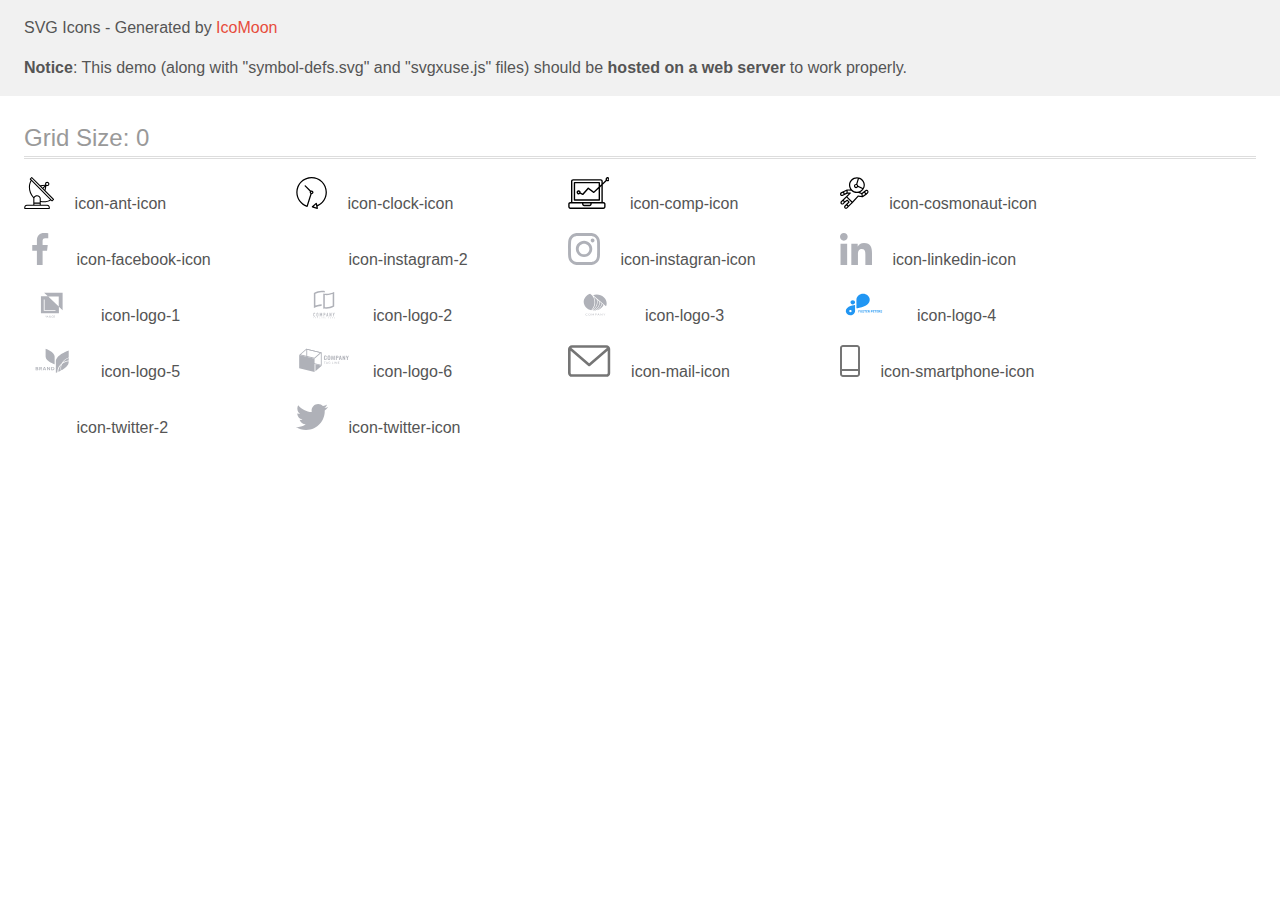
<file: images/icomoon/demo-external-svg(1).html>
<!doctype html>
<html>
<head>
    <title>IcoMoon - SVG Icons</title>
    <meta charset="utf-8">
    <meta name="viewport" content="width=device-width, initial-scale=1">
    <link rel="stylesheet" href="demo-files/demo.css">
    <link rel="stylesheet" href="style.css">
</head>
<body>
<header class="bgc1 clearfix">
<div class="mhl">
    <p>SVG Icons - Generated by <a href="https://icomoon.io/app">IcoMoon</a></p><p><strong>Notice</strong>: This demo (along with "symbol-defs.svg" and "svgxuse.js" files) should be <b>hosted on a web server</b> to work properly.</p>
</div>
</header>
    <div class="clearfix mhl ptl">
        <h1 class="mvm mtn fgc1">Grid Size: 0</h1>
        <div class="glyph fs1">
            <div class="clearfix pbs">
                <svg class="icon icon-ant-icon"><use xlink:href="symbol-defs.svg#icon-ant-icon"></use></svg><span class="name"> icon-ant-icon</span>
            </div>
        </div>
        <div class="glyph fs1">
            <div class="clearfix pbs">
                <svg class="icon icon-clock-icon"><use xlink:href="symbol-defs.svg#icon-clock-icon"></use></svg><span class="name"> icon-clock-icon</span>
            </div>
        </div>
        <div class="glyph fs1">
            <div class="clearfix pbs">
                <svg class="icon icon-comp-icon"><use xlink:href="symbol-defs.svg#icon-comp-icon"></use></svg><span class="name"> icon-comp-icon</span>
            </div>
        </div>
        <div class="glyph fs1">
            <div class="clearfix pbs">
                <svg class="icon icon-cosmonaut-icon"><use xlink:href="symbol-defs.svg#icon-cosmonaut-icon"></use></svg><span class="name"> icon-cosmonaut-icon</span>
            </div>
        </div>
        <div class="glyph fs1">
            <div class="clearfix pbs">
                <svg class="icon icon-facebook-icon"><use xlink:href="symbol-defs.svg#icon-facebook-icon"></use></svg><span class="name"> icon-facebook-icon</span>
            </div>
        </div>
        <div class="glyph fs1">
            <div class="clearfix pbs">
                <svg class="icon icon-instagram-2"><use xlink:href="symbol-defs.svg#icon-instagram-2"></use></svg><span class="name"> icon-instagram-2</span>
            </div>
        </div>
        <div class="glyph fs1">
            <div class="clearfix pbs">
                <svg class="icon icon-instagran-icon"><use xlink:href="symbol-defs.svg#icon-instagran-icon"></use></svg><span class="name"> icon-instagran-icon</span>
            </div>
        </div>
        <div class="glyph fs1">
            <div class="clearfix pbs">
                <svg class="icon icon-linkedin-icon"><use xlink:href="symbol-defs.svg#icon-linkedin-icon"></use></svg><span class="name"> icon-linkedin-icon</span>
            </div>
        </div>
        <div class="glyph fs1">
            <div class="clearfix pbs">
                <svg class="icon icon-logo-1"><use xlink:href="symbol-defs.svg#icon-logo-1"></use></svg><span class="name"> icon-logo-1</span>
            </div>
        </div>
        <div class="glyph fs1">
            <div class="clearfix pbs">
                <svg class="icon icon-logo-2"><use xlink:href="symbol-defs.svg#icon-logo-2"></use></svg><span class="name"> icon-logo-2</span>
            </div>
        </div>
        <div class="glyph fs1">
            <div class="clearfix pbs">
                <svg class="icon icon-logo-3"><use xlink:href="symbol-defs.svg#icon-logo-3"></use></svg><span class="name"> icon-logo-3</span>
            </div>
        </div>
        <div class="glyph fs1">
            <div class="clearfix pbs">
                <svg class="icon icon-logo-4"><use xlink:href="symbol-defs.svg#icon-logo-4"></use></svg><span class="name"> icon-logo-4</span>
            </div>
        </div>
        <div class="glyph fs1">
            <div class="clearfix pbs">
                <svg class="icon icon-logo-5"><use xlink:href="symbol-defs.svg#icon-logo-5"></use></svg><span class="name"> icon-logo-5</span>
            </div>
        </div>
        <div class="glyph fs1">
            <div class="clearfix pbs">
                <svg class="icon icon-logo-6"><use xlink:href="symbol-defs.svg#icon-logo-6"></use></svg><span class="name"> icon-logo-6</span>
            </div>
        </div>
        <div class="glyph fs1">
            <div class="clearfix pbs">
                <svg class="icon icon-mail-icon"><use xlink:href="symbol-defs.svg#icon-mail-icon"></use></svg><span class="name"> icon-mail-icon</span>
            </div>
        </div>
        <div class="glyph fs1">
            <div class="clearfix pbs">
                <svg class="icon icon-smartphone-icon"><use xlink:href="symbol-defs.svg#icon-smartphone-icon"></use></svg><span class="name"> icon-smartphone-icon</span>
            </div>
        </div>
        <div class="glyph fs1">
            <div class="clearfix pbs">
                <svg class="icon icon-twitter-2"><use xlink:href="symbol-defs.svg#icon-twitter-2"></use></svg><span class="name"> icon-twitter-2</span>
            </div>
        </div>
        <div class="glyph fs1">
            <div class="clearfix pbs">
                <svg class="icon icon-twitter-icon"><use xlink:href="symbol-defs.svg#icon-twitter-icon"></use></svg><span class="name"> icon-twitter-icon</span>
            </div>
        </div>
  </div>
<script defer src="svgxuse.js"></script>
</body>
</html>
</file>
<file: css/style.css>
:root {
  --header-color: #212121;
  --second-header-color: #ffffff;
  --primary-text-color: #757575;
  --second-text-color: #ffffff;
  --third-text-color: #212121;
  --accent-text-color: #2196f3;
  --primary-title-color: #212121;
  --second-title-color: #ffffff;
  --main-background-color: #ffffff;
  --first-background-color: #2f303a;
  --second-background-color: #2196f3;
  --third-background-color: #f5f4fa;
  --hover-color: #188ce8;
  --border-header-color: #ececec;
  --border-portfolio-color: #eeeeee;
}

body {
  font-family: 'Roboto', Verdana, Geneva, Tahoma, sans-serif;
  font-size: 14px;
  font-style: normal;
  font-weight: 400;
  line-height: 1.71;
  background-color: var(--main-background-color);
}
.visually-hidden {
  position: absolute;
  white-space: nowrap;
  width: 1px;
  height: 1px;
  overflow: hidden;
  border: 0;
  padding: 0;
  clip: rect(0 0 0 0);
  clip-path: inset(50%);
  margin: -1px;
}
/*utilities*/
p,
h1,
h2,
h3,
h4,
h5,
h6,
ul {
  margin: 0;
  padding: 0;
}
img {
  display: block;
}

.list {
  list-style: none;
}

.link {
  text-decoration: none;
}
/*container blank*/
.container {
  width: 1200px;
  padding-left: 15px;
  padding-right: 15px;
  margin-left: auto;
  margin-right: auto;
}
.section {
  padding-top: 94px;
  padding-bottom: 94px;
}
/*header*/
.header {
  border-bottom: 1px solid var(--border-header-color);
  padding-top: 24px;
  padding-bottom: 25px;
}
.menu-list {
  display: flex;
}
.menu-item:not(:last-child) {
  margin-right: 50px;
}
.header-nav {
  display: flex;
  align-items: center;
}

.menu-auto-list {
  display: flex;
  margin-left: auto;
}
.menu-auto-item:not(:last-child) {
  margin-right: 50px;
}
.menu-auto-item {
  display: flex;
  align-items: center;
}

.header-content {
  display: flex;
  align-items: center;
}
.header-logo {
  margin-right: 93px;
}
.header-logo,
.footer-logo {
  font-family: Raleway;
  font-weight: bold;
  font-size: 26px;
  line-height: 1.19;
  /* identical to box height */

  letter-spacing: 0.03em;

  color: var(--header-color);
}

.header-logo-part {
  color: var(--accent-text-color);
}

.menu {
  font-weight: 500;
  line-height: 1.14;
  letter-spacing: 0.02em;
}

.menu-link {
  color: var(--header-color);
}

.menu-link:hover,
.menu-link:focus {
  color: var(--accent-text-color);
}

.menu-link.current {
  color: var(--accent-text-color);
}

.header-mail,
.header-tel {
  color: var(--primary-text-color);
  display: flex;
  align-items: center;
}

.header-icon {
  margin-right: 10px;
  fill: var(--primary-text-color);
}

.header-mail:hover,
.header-mail:focus,
.header-tel:hover,
.header-tel:focus {
  color: var(--accent-text-color);
}

.header-mail:hover .header-icon,
.header-mail:focus .header-icon,
.header-tel:hover .header-icon,
.header-tel:focus .header-icon {
  fill: var(--accent-text-color);
}

/*hiro*/

.section-hero {
  text-align: center;
  background-color: var(--first-background-color);
  background-image: linear-gradient(
      rgba(47, 48, 58, 0.4),
      rgba(47, 48, 58, 0.4)
    ),
    url(../images/img.17.jpg);
  background-size: cover;
  background-position: center;
  background-repeat: no-repeat;
  padding-bottom: 200px;
  padding-top: 200px;
  max-width: 1600px;
  margin: 0 auto;
}

.main-title {
  width: 696px;
  margin: 0 auto 30px;
  font-weight: 900;
  font-size: 44px;
  line-height: 1.36;
  /* or 136% */

  letter-spacing: 0.06em;
  text-transform: uppercase;
  color: var(--second-title-color);
}

.main-btn {
  display: block;
  margin: 0 auto;
  padding: 10px 32px;
  min-width: 200px;
  border-radius: 4px;
  border: none;

  font-family: inherit;
  font-weight: bold;
  font-size: 16px;
  line-height: 1.87;
  letter-spacing: 0.06em;

  /* identical to box height, or 187% */
  color: var(--second-text-color);

  background-color: var(--second-background-color);
  cursor: pointer;
}

.main-btn:hover,
.main-btn:focus {
  color: var(--second-text-color);
  background-color: var(--hover-color);
  box-shadow: 0px 4px 4px rgba(0, 0, 0, 0.15);
  border-radius: 4px;
}
/*benefits*/

.benefits-icons {
  width: 270px;
  height: 120px;
  box-sizing: border-box;
  background: #f5f4fa;
  border-radius: 4px;
  fill: var(--third-text-color);
  display: flex;
  align-items: center;
  justify-content: center;
  margin-bottom: 30px;
}

.item-benefits {
  display: flex;
  flex-wrap: wrap;
  margin-left: -30px;
}
.list-benefits {
  flex-basis: calc(100% / 4 - 30px);
  margin-left: 30px;
}

.list-title-benefits {
  margin-bottom: 10px;
  font-size: 14px;
  font-weight: bold;
  line-height: 1.14;
  text-transform: uppercase;
  letter-spacing: 0.03em;

  color: var(--primary-title-color);
}

.text-benefits {
  letter-spacing: 0.03em;
  color: var(--primary-text-color);
}
/*what are we doing*/
.section-title {
  margin-bottom: 50px;
  font-weight: bold;
  font-size: 36px;
  line-height: 1.16;
  text-align: center;
  letter-spacing: 0.03em;
}

.activity-section {
  padding-top: 0;
}

.item-activity {
  display: flex;
  flex-wrap: wrap;
  margin-left: -30px;
}
.activity-img {
  flex-basis: calc(100% / 3 - 30px);
  margin-left: 30px;
}

/*team*/
.team-seaction {
  background-color: var(--third-background-color);
}
.item-team {
  display: flex;
  flex-wrap: wrap;
  margin-left: -30px;
}
.team-card {
  flex-basis: calc(100% / 4 - 30px);
  margin-left: 30px;
  background: var(--second-title-color);
  /* material shadow v1 */

  box-shadow: 0px 1px 3px rgba(0, 0, 0, 0.12), 0px 1px 1px rgba(0, 0, 0, 0.14),
    0px 2px 1px rgba(0, 0, 0, 0.2);
  border-radius: 0px 0px 4px 4px;
}
.staff {
  padding-top: 30px;
  padding-bottom: 30px;
  background-color: var(--main-background-color);
  border-radius: 0px 0px 4px 4px;
}
.team-title {
  margin-bottom: 10px;
  font-weight: 500;
  font-size: 16px;
  line-height: 1.18;
  letter-spacing: 0.03em;
  /* identical to box height */
  text-align: center;
  color: var(--primary-title-color);
}

.team-text {
  font-size: 16px;
  line-height: 1.18;
  letter-spacing: 0.03em;
  /* identical to box height */
  text-align: center;
  color: var(--primary-text-color);
  margin-bottom: 16px;
}

.social-list {
  display: flex;
  justify-content: center;
}

.social-item {
  width: 44px;
  height: 44px;
  margin-right: 10px;
}

.social-item:last-child {
  margin-right: 0;
}

.social-icon {
  fill: #afb1b8;
}

.social-link {
  width: 100%;
  height: 100%;
  background-color: var(--second-text-color);
  border-radius: 50%;
  display: flex;
  align-items: center;
  justify-content: center;
}
.social-link:hover,
.social-link:focus {
  background-color: var(--accent-text-color);
}

.social-link:hover .social-icon,
.social-link:focus .social-icon {
  fill: var(--second-text-color);
}

/*Regular customers*/

.customers-items {
  display: flex;
}

.customers-item {
  display: flex;
}

.customers-item:last-child {
  margin-right: 0;
}

.customers-interactive {
  width: 170px;
  height: 92px;
  margin-right: 30px;
  border: 1px solid #afb1b8;
  box-sizing: border-box;
  border-radius: 4px;
  display: flex;
  align-items: center;
  justify-content: center;
}
.customers-icon {
  fill: #afb1b8;
}

.customers-interactive:hover,
.customers-interactive:focus {
  border-color: var(--accent-text-color);
}

.customers-interactive:hover .customers-icon,
.customers-interactive:focus .customers-icon {
  fill: var(--accent-text-color);
}
/*portfolio*/

/*filter*/
.item-menu-filters {
  display: block;
  display: flex;
  justify-content: center;
  margin-bottom: 50px;
}

.menu-list-filters:not(:last-child) {
  margin-right: 8px;
}

.btn-filters {
  display: block;
  padding: 6px 22px;
  border-radius: 4px;
  border: none;
  font-family: inherit;
  font-weight: 500;
  font-size: 16px;
  line-height: 1.62;
  letter-spacing: 0.03em;
  /* identical to box height, or 162% */
  text-align: center;
  color: var(--third-text-color);
  cursor: pointer;
}

.btn-filters:hover,
.btn-filters:focus {
  color: var(--second-text-color);
  background-color: var(--second-background-color);
  box-shadow: 0px 3px 1px rgba(0, 0, 0, 0.1), 0px 1px 2px rgba(0, 0, 0, 0.08),
    0px 2px 2px rgba(0, 0, 0, 0.12);
  border-radius: 4px;
}

/*prodject*/

.item-projects {
  display: flex;
  flex-wrap: wrap;
  margin-left: -30px;
  margin-top: -30px;
}
.list-projects {
  flex-basis: calc(100% / 3 - 30px);
  margin-left: 30px;
  margin-top: 30px;
}

.projects-interactive {
  display: block;
}

.projects-interactive:hover,
.projects-interactive:focus {
  box-shadow: 0px 1px 1px rgba(0, 0, 0, 0.12), 0px 4px 4px rgba(0, 0, 0, 0.06),
    1px 4px 6px rgba(0, 0, 0, 0.16);
}

.title-img {
  margin-bottom: 4px;
  font-weight: bold;
  font-size: 18px;
  line-height: 2;
  /* identical to box height, or 200% */
  letter-spacing: 0.06em;
  color: var(--primary-title-color);
}

.project-description {
  padding: 20px 24px 20px;
  border: 1px solid var(--border-portfolio-color);
  border-top: none;
}

.text-projects {
  font-size: 16px;
  line-height: 1.87;
  letter-spacing: 0.03em;
  /* identical to box height, or 187% */
  color: var(--primary-text-color);
}

/*footer*/

.footer {
  width: 1600px;
  height: 256px;
  background-color: var(--first-background-color);
  padding-top: 60px;
  padding-bottom: 60px;
}

.footer-container {
  display: flex;
  height: 132px;
}

.footer-logo {
  display: block;
  width: 145px;
  height: 31px;
  margin-bottom: 20px;
  color: var(--second-header-color);
}

.address {
  display: flex;
  font-style: normal;
  width: 231px;
  height: 81px;
}

.adress-list:not(:last-child) {
  margin-bottom: 9px;
}

.adress-area {
  color: var(--second-text-color);
}

.adress-mail,
.adress-tel {
  color: rgba(255, 255, 255, 0.6);
}

.footer-left {
  margin-right: 70px;
}

.footer-rihgt {
  width: 206px;
  height: 80px;
  margin-top: 12px;
}

.adress-area:hover,
.adress-area:focus,
.adress-mail:hover,
.adress-mail:focus,
.adress-tel:hover,
.adress-tel:focus {
  color: var(--accent-text-color);
}

.join {
  width: 145px;
  height: 16px;
  font-style: normal;
  font-weight: bold;
  font-size: 14px;
  line-height: 0.87;
  letter-spacing: 0.03em;
  text-transform: uppercase;
  margin-bottom: 20px;
  color: var(--second-text-color);
}

.footer-social-list {
  display: flex;
}

.footer-social-item {
  width: 44px;
  height: 44px;
  margin-right: 10px;
}

.footer-social-item:last-child {
  margin-right: 0;
}

.footer-social-icon {
  fill: var(--second-text-color);
}

.footer-social-link {
  width: 100%;
  height: 100%;
  background-color: rgba(255, 255, 255, 0.1);
  border-radius: 50%;
  display: flex;
  align-items: center;
  justify-content: center;
}
.footer-social-link:hover,
.footer-social-link:focus {
  background-color: var(--accent-text-color);
}
</file>
<file: images/icomoon/demo-files/demo.css>
body {
  padding: 0;
  margin: 0;
  font-family: sans-serif;
  font-size: 1em;
  line-height: 1.5;
  color: #555;
  background: #fff;
}
h1 {
  font-size: 1.5em;
  font-weight: normal;
  box-shadow: 0 1px #ddd, 0 2px #fff, 0 3px #ddd;
}
small {
  font-size: .66666667em;
}
a {
  color: #e74c3c;
  text-decoration: none;
}
a:hover, a:focus {
  box-shadow: 0 1px #e74c3c;
}
.bshadow0, input {
  box-shadow: inset 0 -2px #e7e7e7;
}
input:hover {
  box-shadow: inset 0 -2px #ccc;
}
input, fieldset {
  font-size: 1em;
  margin: 0;
  padding: 0;
  border: 0;
}
input {
  color: inherit;
  line-height: 1.5;
  height: 1.5em;
  padding: .25em 0;
}
input:focus {
  outline: none;
  box-shadow: inset 0 -2px #449fdb;
}
.glyph {
  font-size: 16px;
  margin-right: 1.5em;
  float: left;
  width: 7em;
}
svg {
  color: #000;
}
.liga {
  width: 80%;
  width: calc(100% - 2.5em);
}
.talign-right {
  text-align: right;
}
.talign-center {
  text-align: center;
}
.bgc1 {
  background: #f1f1f1;
}
.fgc0 {
  color: #000;
}
.fgc1 {
  color: #999;
}
p {
  margin-top: 1em;
  margin-bottom: 1em;
}
.mvm {
  margin-top: .75em;
  margin-bottom: .75em;
}
.mtn {
  margin-top: 0;
}
.mtl, .mal {
  margin-top: 1.5em;
}
.mbl, .mal {
  margin-bottom: 1.5em;
}
.mal, .mhl {
  margin-left: 1.5em;
  margin-right: 1.5em;
}
.mhmm {
  margin-left: 1em;
  margin-right: 1em;
}
.ptl {
  padding-top: 1.5em;
}
.pbs, .pvs {
  padding-bottom: .25em;
}
.pvs, .pts {
  padding-top: .25em;
}
.unit {
  float: left;
}
.unitRight {
  float: right;
}
.size1of2 {
  width: 50%;
}
.size1of1 {
  width: 100%;
}
.clearfix:before, .clearfix:after {
  content: " ";
  display: table;
}
.clearfix:after {
  clear: both;
}
.hidden-true {
  display: none;
}
.textbox0 {
  width: 3em;
  background: #f1f1f1;
  padding: .25em .5em;
  line-height: 1.5;
  height: 1.5em;
}
.fs0 {
  font-size: 16px;
}
.fs1 {
  font-size: 32px;
}
.name {
  font-size: 0.5em;
  margin-left: 1em;
}
</file>
<file: images/icomoon/style.css>
.icon {
  display: inline-block;
  width: 1em;
  height: 1em;
  stroke-width: 0;
  stroke: currentColor;
  fill: currentColor;
}

/* ==========================================
Single-colored icons can be modified like so:
.icon-name {
  font-size: 32px;
  color: red;
}
========================================== */

.icon-ant-icon {
  width: 0.9423828125em;
}

.icon-clock-icon {
  width: 0.9716796875em;
}

.icon-comp-icon {
  width: 1.2958984375em;
}

.icon-cosmonaut-icon {
  width: 0.9013671875em;
}

.icon-logo-1 {
  width: 1.7666015625em;
}

.icon-logo-2 {
  width: 1.7666015625em;
}

.icon-logo-3 {
  width: 1.7666015625em;
}

.icon-logo-4 {
  width: 1.7666015625em;
}

.icon-logo-5 {
  width: 1.7666015625em;
}

.icon-logo-6 {
  width: 1.7666015625em;
}

.icon-mail-icon {
  width: 1.3330078125em;
}

.icon-smartphone-icon {
  width: 0.625em;
}
</file>
